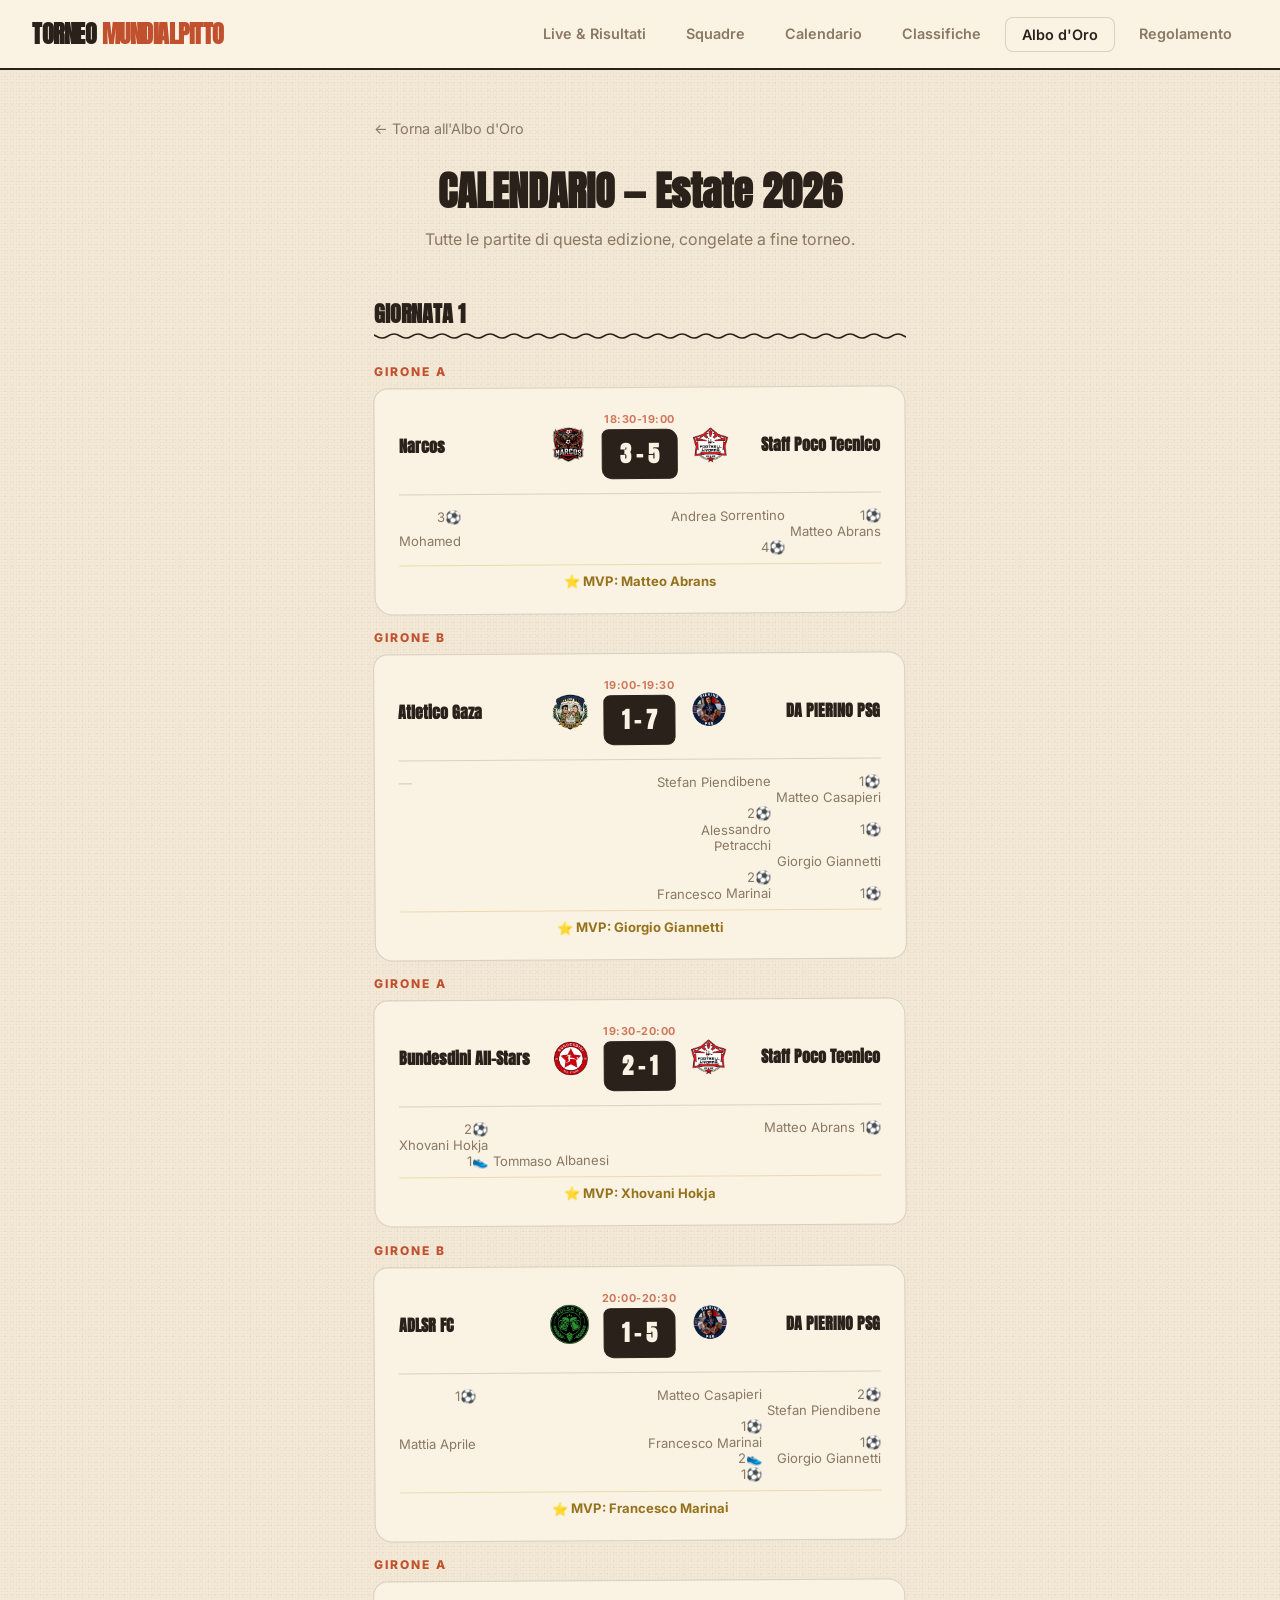
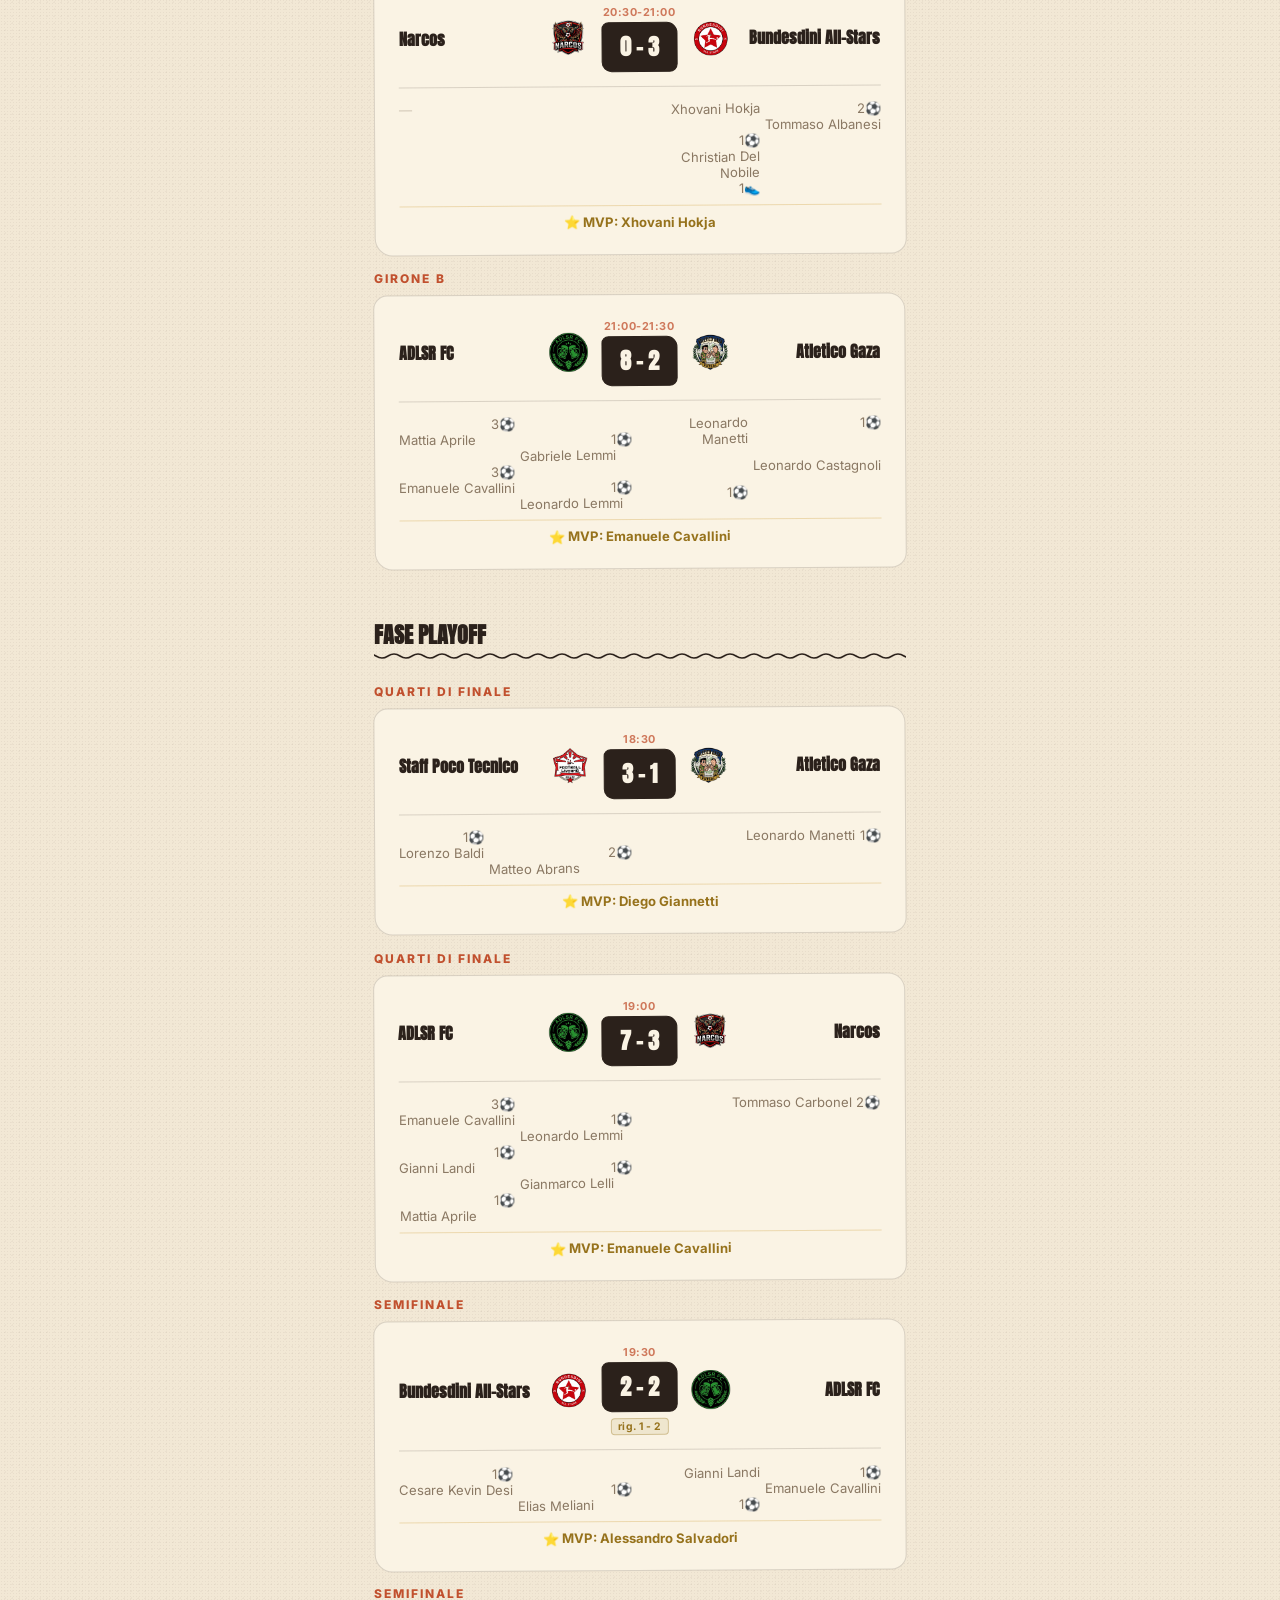
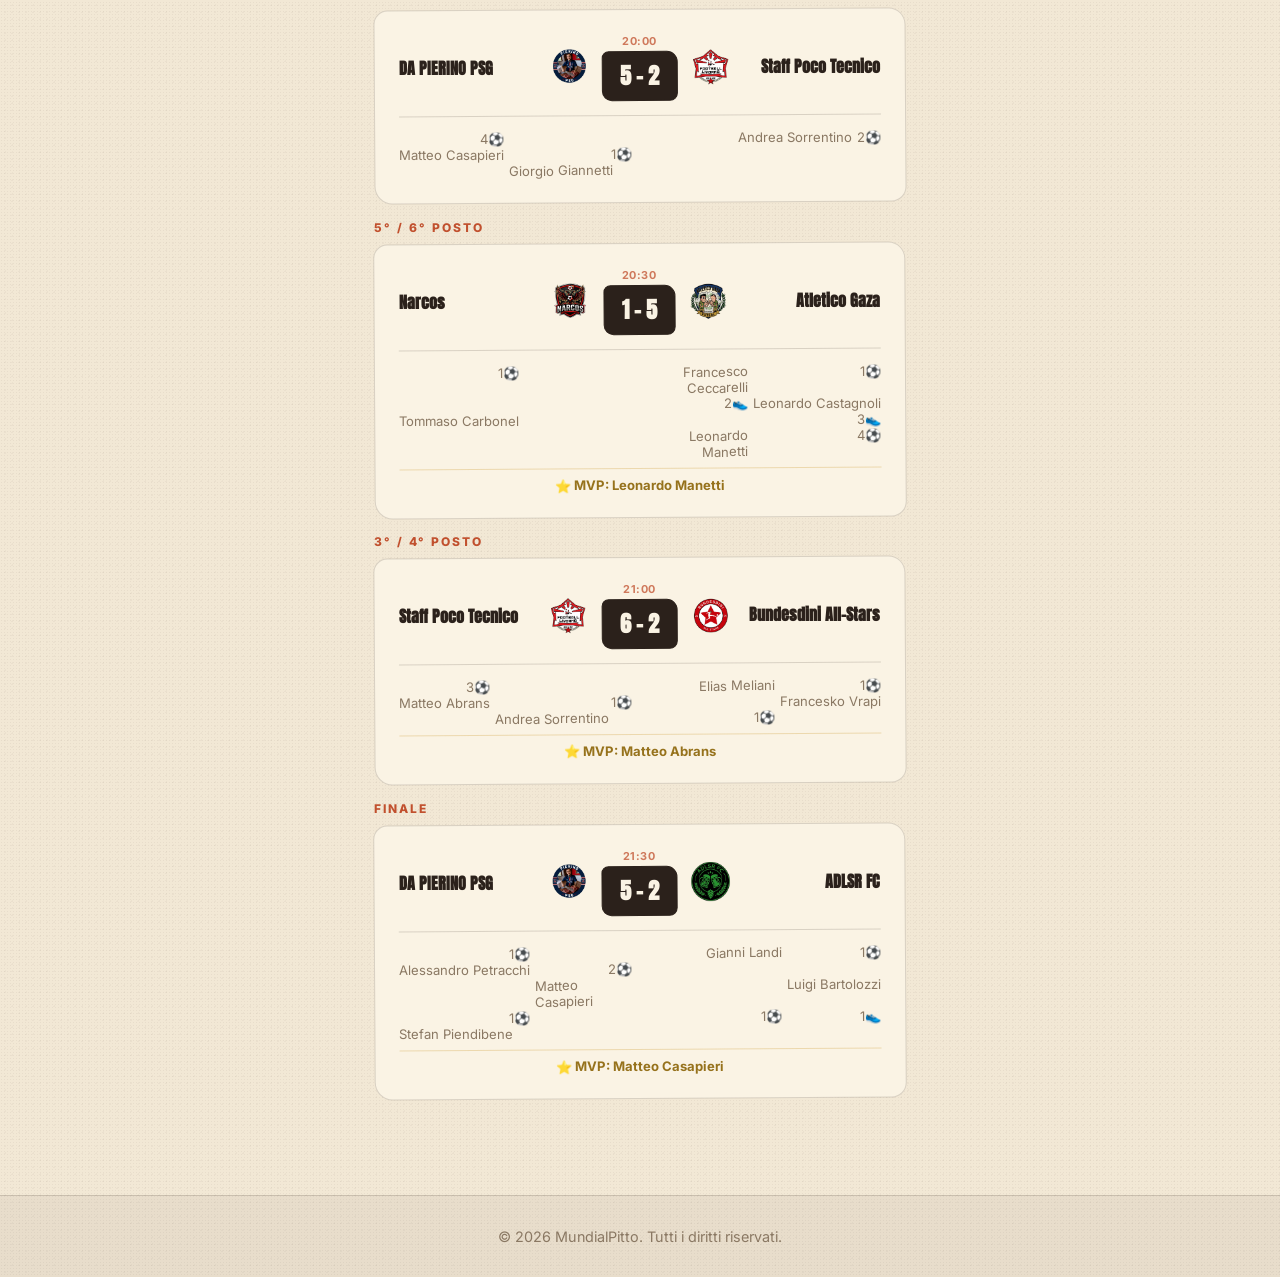
<file: calendario-archivio.html>
<!DOCTYPE html>
<html lang="it">
<head>
    <meta charset="UTF-8">
    <meta name="viewport" content="width=device-width, initial-scale=1.0">
    <meta name="description" content="Risultati live, squadre, calendario, classifiche e albo d'oro del torneo MundialPitto.">
    <meta name="theme-color" content="#f2e8d5">
    <meta property="og:type" content="website">
    <meta property="og:site_name" content="Torneo MundialPitto">
    <meta property="og:locale" content="it_IT">
    <meta property="og:title" content="Calendario Archivio - MundialPitto">
    <meta property="og:description" content="Risultati live, squadre, calendario, classifiche e albo d'oro del torneo MundialPitto.">
    <meta property="og:url" content="https://mundialpitto.vercel.app/calendario-archivio.html">
    <meta property="og:image" content="https://mundialpitto.vercel.app/og-image.png">
    <meta property="og:image:width" content="1200">
    <meta property="og:image:height" content="630">
    <meta name="twitter:card" content="summary_large_image">
    <meta name="twitter:image" content="https://mundialpitto.vercel.app/og-image.png">
    <link rel="icon" type="image/png" sizes="32x32" href="favicon-32.png">
    <link rel="apple-touch-icon" href="apple-touch-icon.png">
    <title>Calendario Archivio - MundialPitto</title>
    <link rel="preconnect" href="https://fonts.googleapis.com">
    <link rel="preconnect" href="https://fonts.gstatic.com" crossorigin>
    <link href="https://fonts.googleapis.com/css2?family=Inter:wght@400;600&family=Anton&family=Montserrat:ital,wght@0,800;0,900;1,900&display=swap" rel="stylesheet">
    <link rel="stylesheet" href="style.css" id="main-style">
</head>
<body>

    <nav>
        <a href="index.html" class="nav-brand">Torneo <span>MundialPitto</span></a>
        <div class="nav-links">
            <a href="index.html">Live &amp; Risultati</a>
            <a href="squadre.html">Squadre</a>
            <a href="calendario.html">Calendario</a>
            <a href="classifica.html">Classifiche</a>
            <a href="storico.html" class="active">Albo d'Oro</a>
            <a href="regolamento.html">Regolamento</a>
        </div>
    </nav>

    <div class="calendario-page-container">

        <a href="storico.html" class="archivio-back-link">&larr; Torna all'Albo d'Oro</a>

        <header class="page-header">
            <h1>CALENDARIO &mdash; <span id="ed-nome"></span></h1>
            <p>Tutte le partite di questa edizione, congelate a fine torneo.</p>
        </header>

        <div class="calendario-container"></div>
    </div>

    <footer>
        <p>&copy; 2026 MundialPitto. Tutti i diritti riservati.</p>
    </footer>

    <script src="archivio.js"></script>
    <script src="calendario-archivio.js"></script>
</body>
</html>
</file>
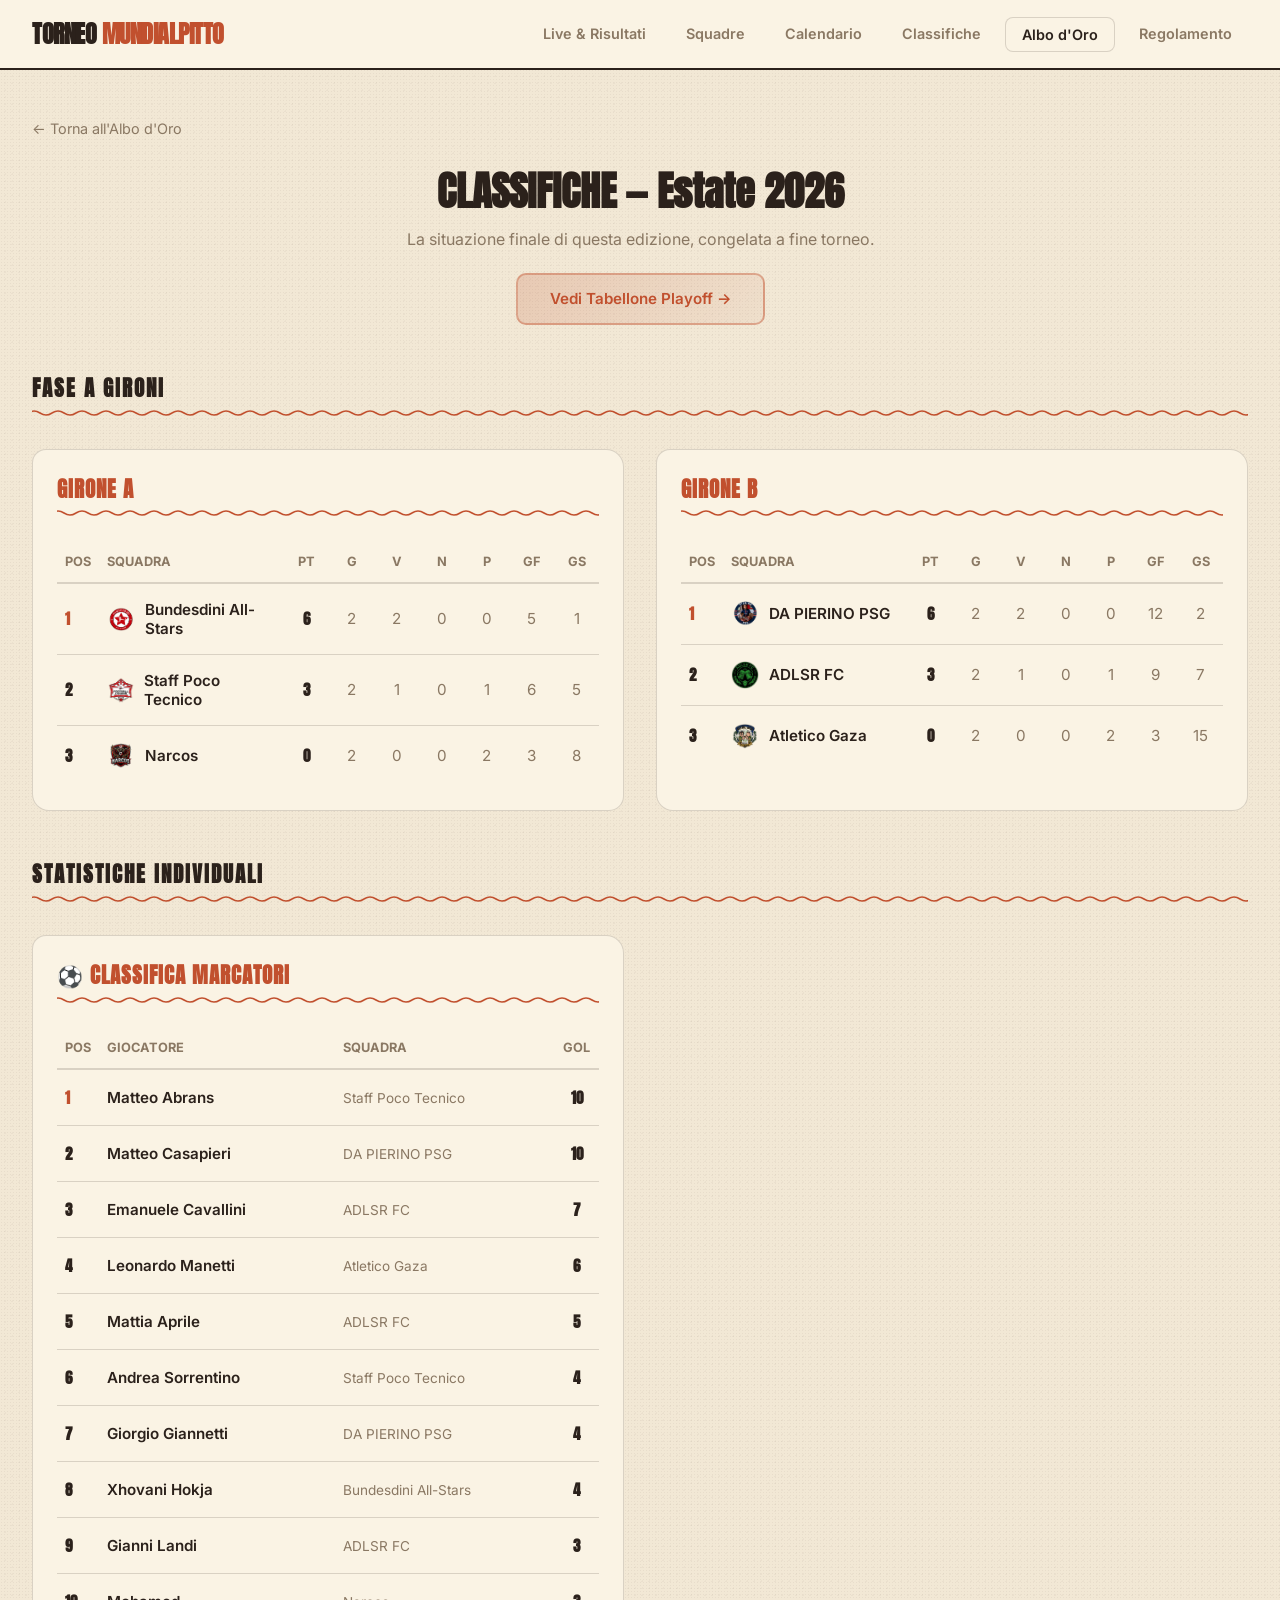
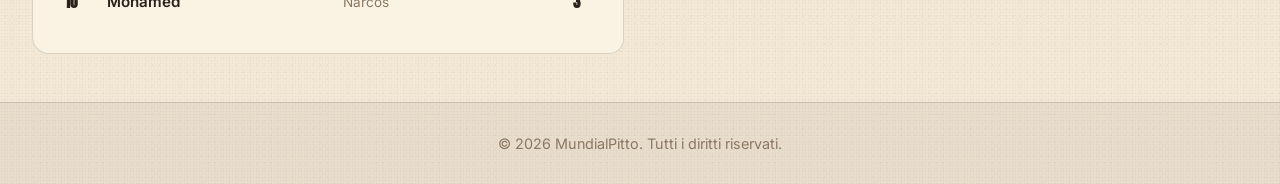
<file: classifica-archivio.html>
<!DOCTYPE html>
<html lang="it">
<head>
    <meta charset="UTF-8">
    <meta name="viewport" content="width=device-width, initial-scale=1.0">
    <meta name="description" content="Risultati live, squadre, calendario, classifiche e albo d'oro del torneo MundialPitto.">
    <meta name="theme-color" content="#f2e8d5">
    <meta property="og:type" content="website">
    <meta property="og:site_name" content="Torneo MundialPitto">
    <meta property="og:locale" content="it_IT">
    <meta property="og:title" content="Classifiche Archivio - MundialPitto">
    <meta property="og:description" content="Risultati live, squadre, calendario, classifiche e albo d'oro del torneo MundialPitto.">
    <meta property="og:image" content="https://mundialpitto.vercel.app/og-image.png">
    <meta property="og:image:width" content="1200">
    <meta property="og:image:height" content="630">
    <meta name="twitter:card" content="summary_large_image">
    <meta name="twitter:image" content="https://mundialpitto.vercel.app/og-image.png">
    <link rel="icon" type="image/png" sizes="32x32" href="favicon-32.png">
    <link rel="apple-touch-icon" href="apple-touch-icon.png">
    <title>Classifiche Archivio - MundialPitto</title>
    <link rel="preconnect" href="https://fonts.googleapis.com">
    <link rel="preconnect" href="https://fonts.gstatic.com" crossorigin>
    <link href="https://fonts.googleapis.com/css2?family=Inter:wght@400;600&family=Anton&family=Montserrat:ital,wght@0,800;0,900;1,900&display=swap" rel="stylesheet">
    <link rel="stylesheet" href="style.css" id="main-style">
</head>
<body>

    <nav>
        <a href="index.html" class="nav-brand">Torneo <span>MundialPitto</span></a>
        <div class="nav-links">
            <a href="index.html">Live &amp; Risultati</a>
            <a href="squadre.html">Squadre</a>
            <a href="calendario.html">Calendario</a>
            <a href="classifica.html">Classifiche</a>
            <a href="storico.html" class="active">Albo d'Oro</a>
            <a href="regolamento.html">Regolamento</a>
        </div>
    </nav>

    <div class="classifica-page-container">

        <a href="storico.html" class="archivio-back-link">&larr; Torna all'Albo d'Oro</a>

        <header class="page-header">
            <h1>CLASSIFICHE &mdash; <span id="ed-nome"></span></h1>
            <p>La situazione finale di questa edizione, congelata a fine torneo.</p>
            <a href="#" id="playoff-link" class="btn-playoff">Vedi Tabellone Playoff &rarr;</a>
        </header>

        <h2 class="classifica-section-label">FASE A GIRONI</h2>
        <div class="gironi-container"></div>

        <h2 class="classifica-section-label" style="margin-top:3rem;">STATISTICHE INDIVIDUALI</h2>
        <div class="gironi-container stats-container"></div>

    </div>

    <footer>
        <p>&copy; 2026 MundialPitto. Tutti i diritti riservati.</p>
    </footer>

    <script src="archivio.js"></script>
    <script src="classifica-archivio.js"></script>
</body>
</html>
</file>
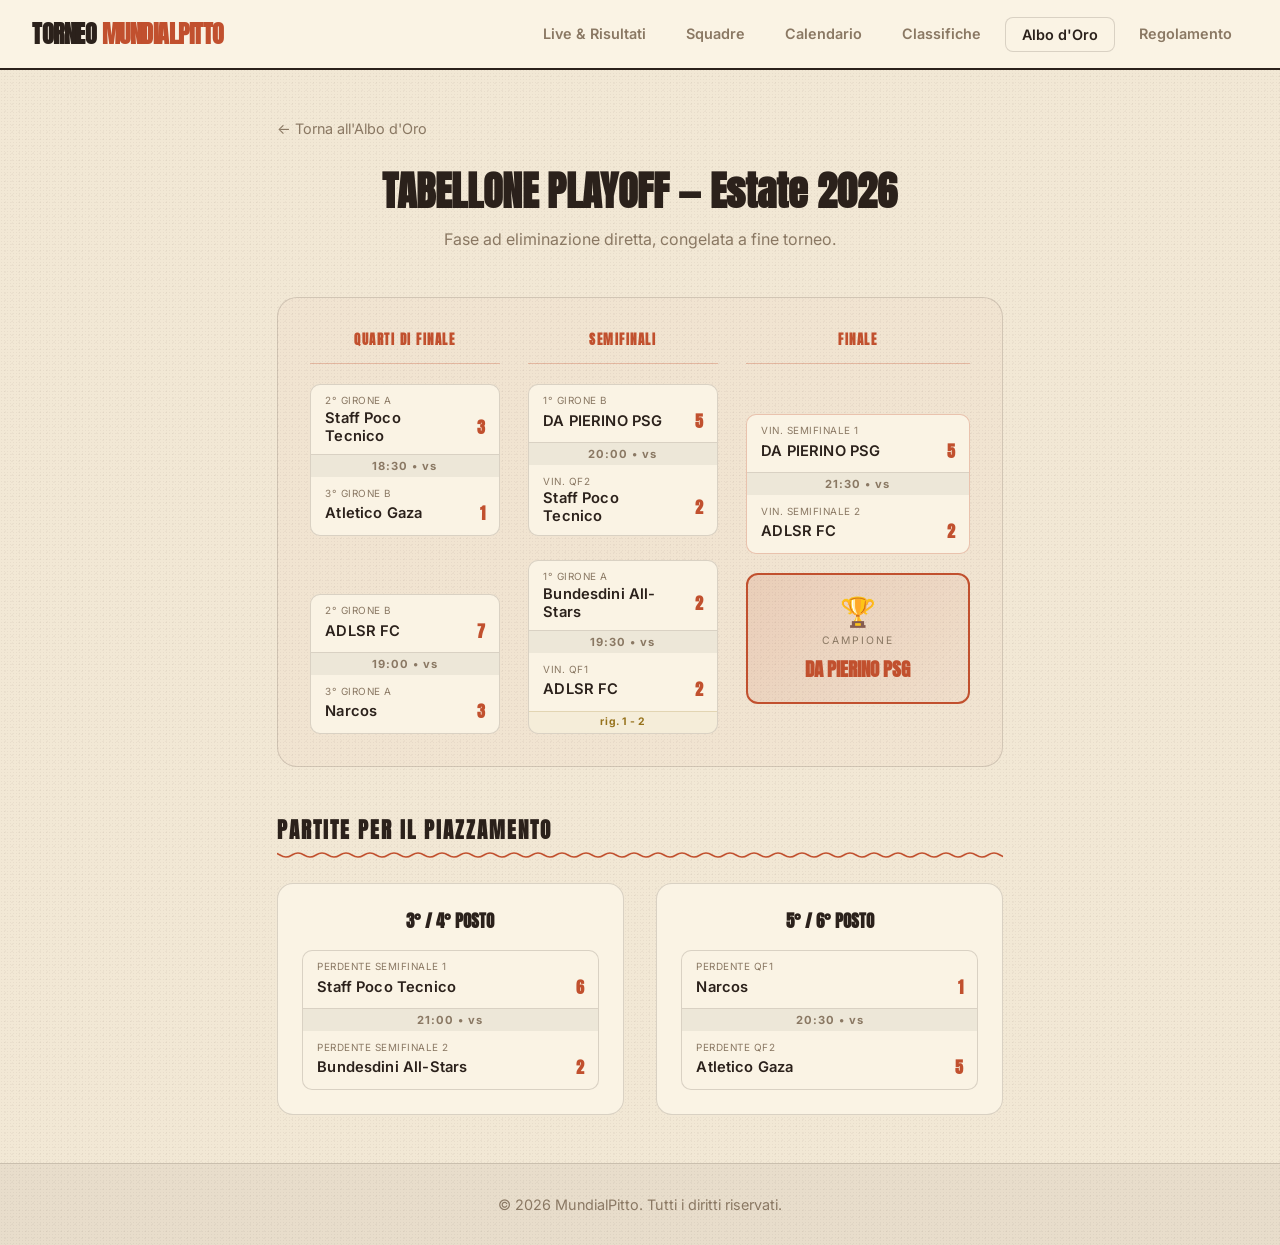
<file: playoff-archivio.html>
<!DOCTYPE html>
<html lang="it">
<head>
    <meta charset="UTF-8">
    <meta name="viewport" content="width=device-width, initial-scale=1.0">
    <meta name="description" content="Risultati live, squadre, calendario, classifiche e albo d'oro del torneo MundialPitto.">
    <meta name="theme-color" content="#f2e8d5">
    <meta property="og:type" content="website">
    <meta property="og:site_name" content="Torneo MundialPitto">
    <meta property="og:locale" content="it_IT">
    <meta property="og:title" content="Tabellone Playoff Archivio - MundialPitto">
    <meta property="og:description" content="Risultati live, squadre, calendario, classifiche e albo d'oro del torneo MundialPitto.">
    <meta property="og:image" content="https://mundialpitto.vercel.app/og-image.png">
    <meta property="og:image:width" content="1200">
    <meta property="og:image:height" content="630">
    <meta name="twitter:card" content="summary_large_image">
    <meta name="twitter:image" content="https://mundialpitto.vercel.app/og-image.png">
    <link rel="icon" type="image/png" sizes="32x32" href="favicon-32.png">
    <link rel="apple-touch-icon" href="apple-touch-icon.png">
    <title>Tabellone Playoff Archivio - MundialPitto</title>
    <link rel="preconnect" href="https://fonts.googleapis.com">
    <link rel="preconnect" href="https://fonts.gstatic.com" crossorigin>
    <link href="https://fonts.googleapis.com/css2?family=Inter:wght@400;600&family=Anton&family=Montserrat:ital,wght@0,800;0,900;1,900&display=swap" rel="stylesheet">
    <link rel="stylesheet" href="style.css" id="main-style">
</head>
<body>

    <nav>
        <a href="index.html" class="nav-brand">Torneo <span>MundialPitto</span></a>
        <div class="nav-links">
            <a href="index.html">Live &amp; Risultati</a>
            <a href="squadre.html">Squadre</a>
            <a href="calendario.html">Calendario</a>
            <a href="classifica.html">Classifiche</a>
            <a href="storico.html" class="active">Albo d'Oro</a>
            <a href="regolamento.html">Regolamento</a>
        </div>
    </nav>

    <div class="playoff-page-container">

        <a href="storico.html" class="archivio-back-link">&larr; Torna all'Albo d'Oro</a>

        <header class="page-header">
            <h1>TABELLONE PLAYOFF &mdash; <span id="ed-nome"></span></h1>
            <p>Fase ad eliminazione diretta, congelata a fine torneo.</p>
        </header>

        <!-- BRACKET PRINCIPALE -->
        <div class="bracket-wrapper">

            <!-- QUARTI DI FINALE -->
            <div class="bracket-col">
                <div class="bracket-col-title">QUARTI DI FINALE</div>

                <div class="bracket-match-block" id="qf2">
                    <div class="bracket-slot top">
                        <span class="bracket-seed">2&deg; Girone A</span>
                        <div class="bracket-team-row">
                            <span class="bracket-team" id="qf2-t1">&mdash;</span>
                            <span class="bracket-goals" id="qf2-g1">&mdash;</span>
                        </div>
                    </div>
                    <div class="bracket-vs" id="qf2-vs">vs</div>
                    <div class="bracket-slot bottom">
                        <span class="bracket-seed">3&deg; Girone B</span>
                        <div class="bracket-team-row">
                            <span class="bracket-team" id="qf2-t2">&mdash;</span>
                            <span class="bracket-goals" id="qf2-g2">&mdash;</span>
                        </div>
                    </div>
                    <div class="bracket-dcr" id="qf2-dcr"></div>
                </div>

                <div class="bracket-spacer"></div>

                <div class="bracket-match-block" id="qf1">
                    <div class="bracket-slot top">
                        <span class="bracket-seed">2&deg; Girone B</span>
                        <div class="bracket-team-row">
                            <span class="bracket-team" id="qf1-t1">&mdash;</span>
                            <span class="bracket-goals" id="qf1-g1">&mdash;</span>
                        </div>
                    </div>
                    <div class="bracket-vs" id="qf1-vs">vs</div>
                    <div class="bracket-slot bottom">
                        <span class="bracket-seed">3&deg; Girone A</span>
                        <div class="bracket-team-row">
                            <span class="bracket-team" id="qf1-t2">&mdash;</span>
                            <span class="bracket-goals" id="qf1-g2">&mdash;</span>
                        </div>
                    </div>
                    <div class="bracket-dcr" id="qf1-dcr"></div>
                </div>
            </div>

            <!-- CONNETTORI Q→SF -->
            <div class="bracket-connectors">
                <div class="bracket-col-title" style="visibility:hidden;pointer-events:none;"></div>
                <div class="connector top-conn"></div>
                <div class="connector bottom-conn"></div>
            </div>

            <!-- SEMIFINALI -->
            <div class="bracket-col">
                <div class="bracket-col-title">SEMIFINALI</div>

                <div class="bracket-match-block" id="sf1">
                    <div class="bracket-slot top">
                        <span class="bracket-seed">1&deg; Girone B</span>
                        <div class="bracket-team-row">
                            <span class="bracket-team" id="sf1-t1">&mdash;</span>
                            <span class="bracket-goals" id="sf1-g1">&mdash;</span>
                        </div>
                    </div>
                    <div class="bracket-vs" id="sf1-vs">vs</div>
                    <div class="bracket-slot bottom">
                        <span class="bracket-seed">Vin. QF2</span>
                        <div class="bracket-team-row">
                            <span class="bracket-team" id="sf1-t2">&mdash;</span>
                            <span class="bracket-goals" id="sf1-g2">&mdash;</span>
                        </div>
                    </div>
                    <div class="bracket-dcr" id="sf1-dcr"></div>
                </div>

                <div class="bracket-spacer"></div>

                <div class="bracket-match-block" id="sf2">
                    <div class="bracket-slot top">
                        <span class="bracket-seed">1&deg; Girone A</span>
                        <div class="bracket-team-row">
                            <span class="bracket-team" id="sf2-t1">&mdash;</span>
                            <span class="bracket-goals" id="sf2-g1">&mdash;</span>
                        </div>
                    </div>
                    <div class="bracket-vs" id="sf2-vs">vs</div>
                    <div class="bracket-slot bottom">
                        <span class="bracket-seed">Vin. QF1</span>
                        <div class="bracket-team-row">
                            <span class="bracket-team" id="sf2-t2">&mdash;</span>
                            <span class="bracket-goals" id="sf2-g2">&mdash;</span>
                        </div>
                    </div>
                    <div class="bracket-dcr" id="sf2-dcr"></div>
                </div>
            </div>

            <!-- CONNETTORI SF→F -->
            <div class="bracket-connectors">
                <div class="bracket-col-title" style="visibility:hidden;pointer-events:none;"></div>
                <div class="connector top-conn"></div>
                <div class="connector bottom-conn"></div>
            </div>

            <!-- FINALE + VINCITORE -->
            <div class="bracket-col bracket-col-finale">
                <div class="bracket-col-title">FINALE</div>
                <div class="finale-center-wrapper">
                    <div class="bracket-match-block finale-block" id="finale">
                        <div class="bracket-slot top">
                            <span class="bracket-seed">Vin. Semifinale 1</span>
                            <div class="bracket-team-row">
                                <span class="bracket-team" id="fin-t1">&mdash;</span>
                                <span class="bracket-goals" id="fin-g1">&mdash;</span>
                            </div>
                        </div>
                        <div class="bracket-vs" id="fin-vs">vs</div>
                        <div class="bracket-slot bottom">
                            <span class="bracket-seed">Vin. Semifinale 2</span>
                            <div class="bracket-team-row">
                                <span class="bracket-team" id="fin-t2">&mdash;</span>
                                <span class="bracket-goals" id="fin-g2">&mdash;</span>
                            </div>
                        </div>
                        <div class="bracket-dcr" id="fin-dcr"></div>
                    </div>

                    <div class="winner-trophy" id="winner-box">
                        <div class="trophy-icon">&#127942;</div>
                        <div class="trophy-label">CAMPIONE</div>
                        <div class="trophy-name" id="winner-name">&mdash;</div>
                    </div>
                </div>
            </div>

        </div>

        <!-- PARTITE PER IL PIAZZAMENTO -->
        <h2 class="classifica-section-label" style="margin-top:3rem;">PARTITE PER IL PIAZZAMENTO</h2>
        <div class="placement-grid">

            <div class="placement-card">
                <div class="placement-title">3&deg; / 4&deg; POSTO</div>
                <div class="bracket-match-block" id="p34">
                    <div class="bracket-slot top">
                        <span class="bracket-seed">Perdente Semifinale 1</span>
                        <div class="bracket-team-row">
                            <span class="bracket-team" id="p34-t1">&mdash;</span>
                            <span class="bracket-goals" id="p34-g1">&mdash;</span>
                        </div>
                    </div>
                    <div class="bracket-vs" id="p34-vs">vs</div>
                    <div class="bracket-slot bottom">
                        <span class="bracket-seed">Perdente Semifinale 2</span>
                        <div class="bracket-team-row">
                            <span class="bracket-team" id="p34-t2">&mdash;</span>
                            <span class="bracket-goals" id="p34-g2">&mdash;</span>
                        </div>
                    </div>
                    <div class="bracket-dcr" id="p34-dcr"></div>
                </div>
            </div>

            <div class="placement-card">
                <div class="placement-title">5&deg; / 6&deg; POSTO</div>
                <div class="bracket-match-block" id="p56">
                    <div class="bracket-slot top">
                        <span class="bracket-seed">Perdente QF1</span>
                        <div class="bracket-team-row">
                            <span class="bracket-team" id="p56-t1">&mdash;</span>
                            <span class="bracket-goals" id="p56-g1">&mdash;</span>
                        </div>
                    </div>
                    <div class="bracket-vs" id="p56-vs">vs</div>
                    <div class="bracket-slot bottom">
                        <span class="bracket-seed">Perdente QF2</span>
                        <div class="bracket-team-row">
                            <span class="bracket-team" id="p56-t2">&mdash;</span>
                            <span class="bracket-goals" id="p56-g2">&mdash;</span>
                        </div>
                    </div>
                    <div class="bracket-dcr" id="p56-dcr"></div>
                </div>
            </div>

        </div>

    </div>

    <footer>
        <p>&copy; 2026 MundialPitto. Tutti i diritti riservati.</p>
    </footer>

    <script src="archivio.js"></script>
    <script src="playoff-archivio.js"></script>
</body>
</html>
</file>
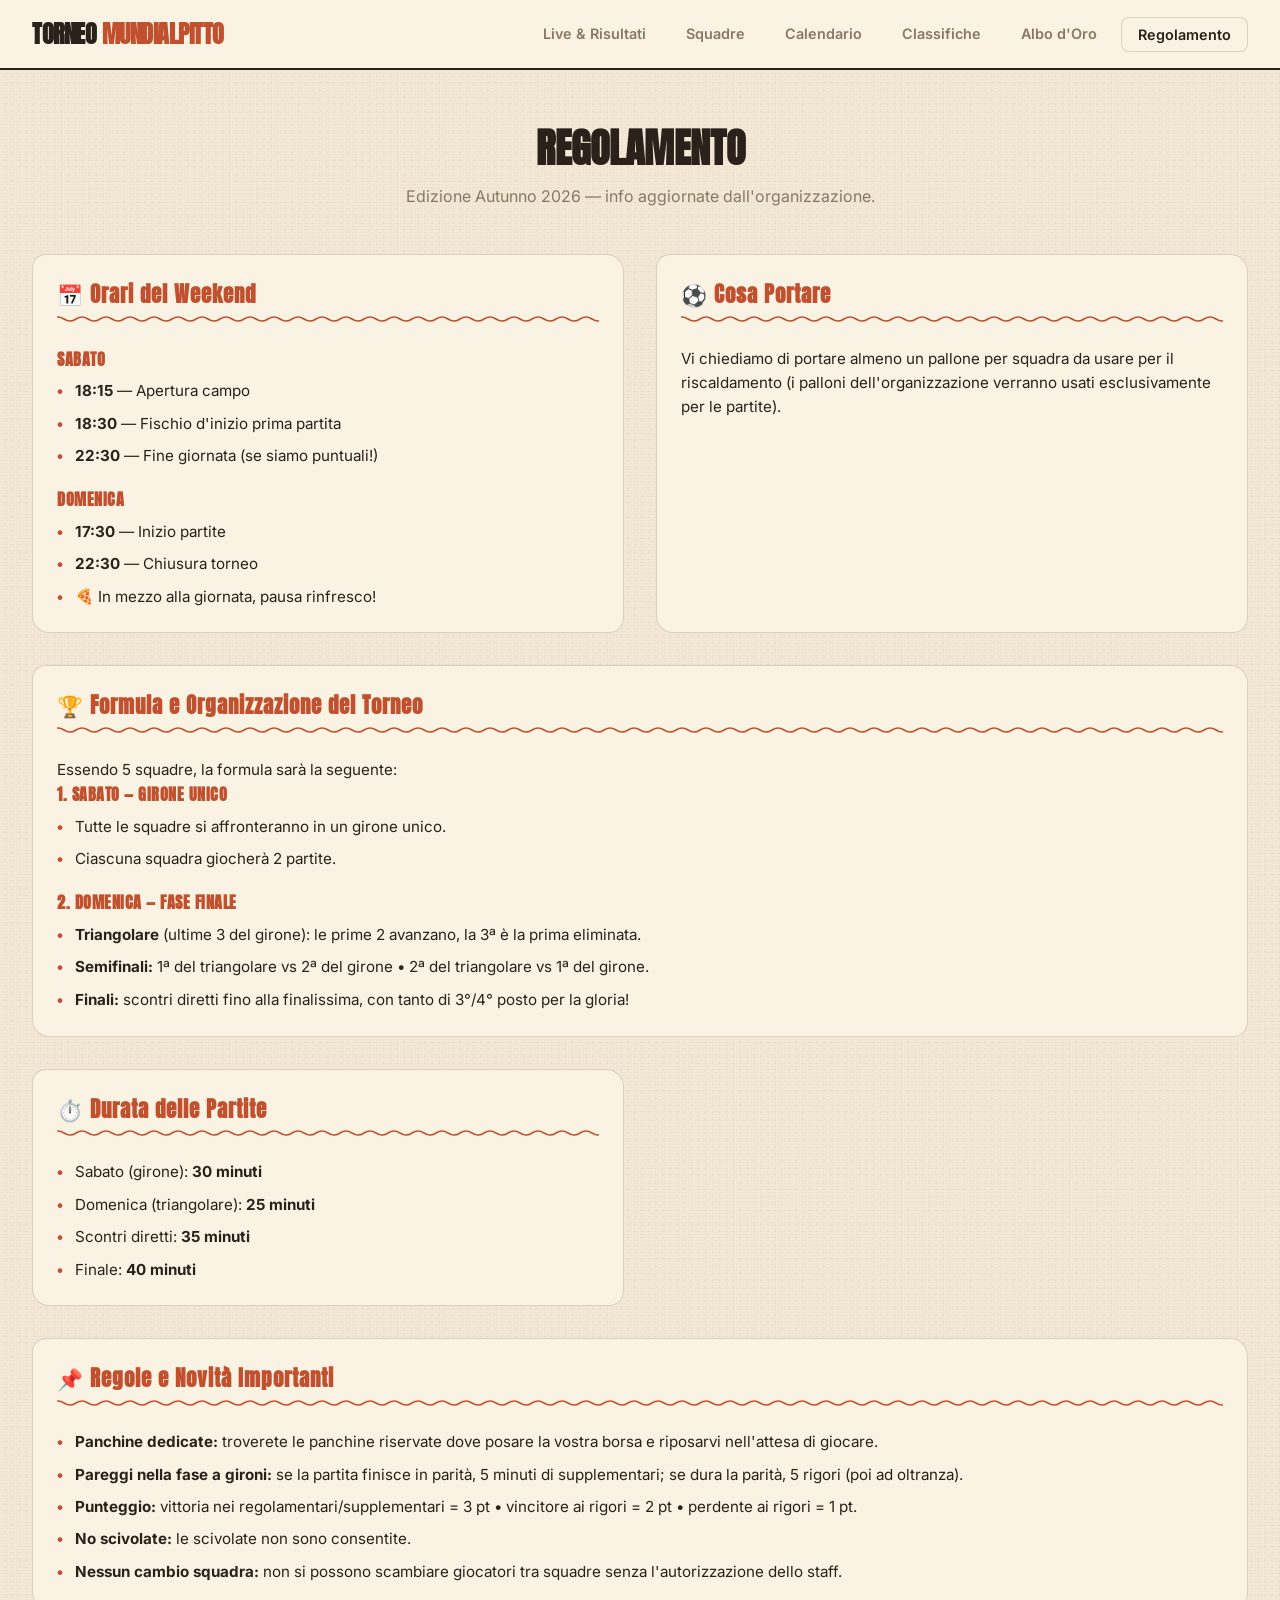
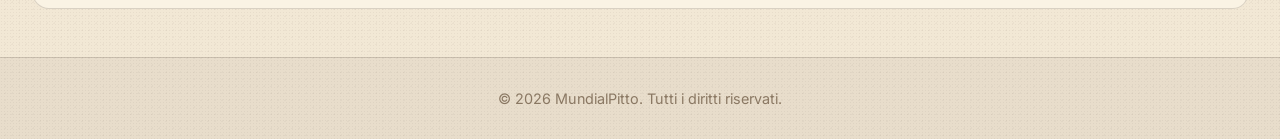
<file: regolamento.html>
<!DOCTYPE html>
<html lang="it">
<head>
    <meta charset="UTF-8">
    <meta name="viewport" content="width=device-width, initial-scale=1.0">
    <meta name="description" content="Orari, formula del torneo e regolamento del MundialPitto.">
    <meta name="theme-color" content="#f2e8d5">
    <meta property="og:type" content="website">
    <meta property="og:site_name" content="Torneo MundialPitto">
    <meta property="og:locale" content="it_IT">
    <meta property="og:title" content="Regolamento - MundialPitto">
    <meta property="og:description" content="Orari, formula del torneo e regolamento del MundialPitto.">
    <meta property="og:url" content="https://mundialpitto.vercel.app/regolamento.html">
    <meta property="og:image" content="https://mundialpitto.vercel.app/og-image.png">
    <meta property="og:image:width" content="1200">
    <meta property="og:image:height" content="630">
    <meta name="twitter:card" content="summary_large_image">
    <meta name="twitter:image" content="https://mundialpitto.vercel.app/og-image.png">
    <link rel="icon" type="image/png" sizes="32x32" href="favicon-32.png">
    <link rel="apple-touch-icon" href="apple-touch-icon.png">
    <title>Regolamento - MundialPitto</title>
    <link rel="preconnect" href="https://fonts.googleapis.com">
    <link rel="preconnect" href="https://fonts.gstatic.com" crossorigin>
    <link href="https://fonts.googleapis.com/css2?family=Inter:wght@400;600&family=Anton&family=Montserrat:ital,wght@0,800;0,900;1,900&display=swap" rel="stylesheet">
    <link rel="stylesheet" href="style.css" id="main-style">
</head>
<body>

    <nav>
        <a href="index.html" class="nav-brand">Torneo <span>MundialPitto</span></a>
        <div class="nav-links">
            <a href="index.html">Live &amp; Risultati</a>
            <a href="squadre.html">Squadre</a>
            <a href="calendario.html">Calendario</a>
            <a href="classifica.html">Classifiche</a>
            <a href="storico.html">Albo d'Oro</a>
            <a href="regolamento.html" class="active">Regolamento</a>
        </div>
    </nav>

    <div class="classifica-page-container">

        <header class="page-header">
            <h1>REGOLAMENTO</h1>
            <p>Edizione Autunno 2026 &mdash; info aggiornate dall'organizzazione.</p>
        </header>

        <div class="regolamento-grid">

            <div class="girone-card">
                <h2 class="girone-title">&#128197; Orari del Weekend</h2>
                <div class="reg-day">
                    <h3>Sabato</h3>
                    <ul class="reg-list">
                        <li><strong>18:15</strong> &mdash; Apertura campo</li>
                        <li><strong>18:30</strong> &mdash; Fischio d'inizio prima partita</li>
                        <li><strong>22:30</strong> &mdash; Fine giornata (se siamo puntuali!)</li>
                    </ul>
                </div>
                <div class="reg-day">
                    <h3>Domenica</h3>
                    <ul class="reg-list">
                        <li><strong>17:30</strong> &mdash; Inizio partite</li>
                        <li><strong>22:30</strong> &mdash; Chiusura torneo</li>
                        <li>&#127829; In mezzo alla giornata, pausa rinfresco!</li>
                    </ul>
                </div>
            </div>

            <div class="girone-card">
                <h2 class="girone-title">&#9917; Cosa Portare</h2>
                <p class="reg-text">Vi chiediamo di portare almeno un pallone per squadra da usare per il riscaldamento (i palloni dell'organizzazione verranno usati esclusivamente per le partite).</p>
            </div>

            <div class="girone-card reg-wide">
                <h2 class="girone-title">&#127942; Formula e Organizzazione del Torneo</h2>
                <p class="reg-text">Essendo 5 squadre, la formula sarà la seguente:</p>
                <div class="reg-day">
                    <h3>1. Sabato &mdash; Girone Unico</h3>
                    <ul class="reg-list">
                        <li>Tutte le squadre si affronteranno in un girone unico.</li>
                        <li>Ciascuna squadra giocherà 2 partite.</li>
                    </ul>
                </div>
                <div class="reg-day">
                    <h3>2. Domenica &mdash; Fase Finale</h3>
                    <ul class="reg-list">
                        <li><strong>Triangolare</strong> (ultime 3 del girone): le prime 2 avanzano, la 3&ordf; è la prima eliminata.</li>
                        <li><strong>Semifinali:</strong> 1&ordf; del triangolare vs 2&ordf; del girone &bull; 2&ordf; del triangolare vs 1&ordf; del girone.</li>
                        <li><strong>Finali:</strong> scontri diretti fino alla finalissima, con tanto di 3&deg;/4&deg; posto per la gloria!</li>
                    </ul>
                </div>
            </div>

            <div class="girone-card">
                <h2 class="girone-title">&#9201;&#65039; Durata delle Partite</h2>
                <ul class="reg-list">
                    <li>Sabato (girone): <strong>30 minuti</strong></li>
                    <li>Domenica (triangolare): <strong>25 minuti</strong></li>
                    <li>Scontri diretti: <strong>35 minuti</strong></li>
                    <li>Finale: <strong>40 minuti</strong></li>
                </ul>
            </div>

            <div class="girone-card reg-wide">
                <h2 class="girone-title">&#128204; Regole e Novità Importanti</h2>
                <ul class="reg-list">
                    <li><strong>Panchine dedicate:</strong> troverete le panchine riservate dove posare la vostra borsa e riposarvi nell'attesa di giocare.</li>
                    <li><strong>Pareggi nella fase a gironi:</strong> se la partita finisce in parità, 5 minuti di supplementari; se dura la parità, 5 rigori (poi ad oltranza).</li>
                    <li><strong>Punteggio:</strong> vittoria nei regolamentari/supplementari = 3 pt &bull; vincitore ai rigori = 2 pt &bull; perdente ai rigori = 1 pt.</li>
                    <li><strong>No scivolate:</strong> le scivolate non sono consentite.</li>
                    <li><strong>Nessun cambio squadra:</strong> non si possono scambiare giocatori tra squadre senza l'autorizzazione dello staff.</li>
                </ul>
            </div>

        </div>

    </div>

    <footer>
        <p>&copy; 2026 MundialPitto. Tutti i diritti riservati.</p>
    </footer>
</body>
</html>
</file>
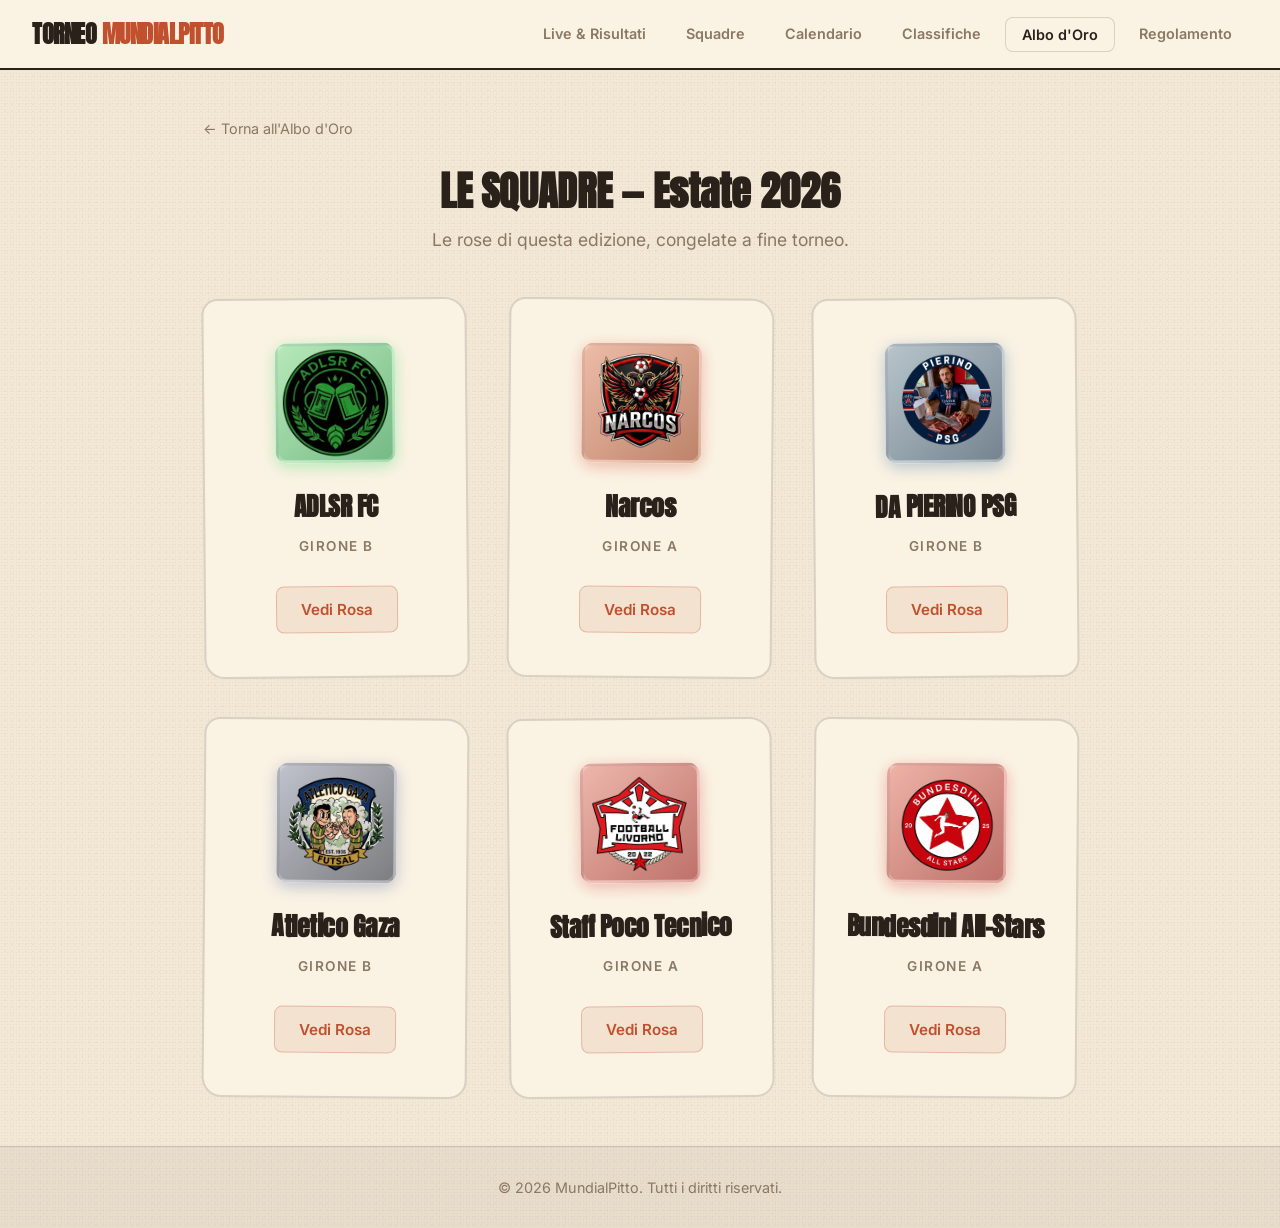
<file: squadre-archivio.html>
<!DOCTYPE html>
<html lang="it">
<head>
    <meta charset="UTF-8">
    <meta name="viewport" content="width=device-width, initial-scale=1.0">
    <meta name="description" content="Risultati live, squadre, calendario, classifiche e albo d'oro del torneo MundialPitto.">
    <meta name="theme-color" content="#f2e8d5">
    <meta property="og:type" content="website">
    <meta property="og:site_name" content="Torneo MundialPitto">
    <meta property="og:locale" content="it_IT">
    <meta property="og:title" content="Squadre Archivio - MundialPitto">
    <meta property="og:description" content="Risultati live, squadre, calendario, classifiche e albo d'oro del torneo MundialPitto.">
    <meta property="og:url" content="https://mundialpitto.vercel.app/squadre-archivio.html">
    <meta property="og:image" content="https://mundialpitto.vercel.app/og-image.png">
    <meta property="og:image:width" content="1200">
    <meta property="og:image:height" content="630">
    <meta name="twitter:card" content="summary_large_image">
    <meta name="twitter:image" content="https://mundialpitto.vercel.app/og-image.png">
    <link rel="icon" type="image/png" sizes="32x32" href="favicon-32.png">
    <link rel="apple-touch-icon" href="apple-touch-icon.png">
    <title>Squadre Archivio - MundialPitto</title>
    <link rel="preconnect" href="https://fonts.googleapis.com">
    <link rel="preconnect" href="https://fonts.gstatic.com" crossorigin>
    <link href="https://fonts.googleapis.com/css2?family=Inter:wght@400;600&family=Anton&family=Montserrat:ital,wght@0,800;0,900;1,900&display=swap" rel="stylesheet">
    <link rel="stylesheet" href="style.css" id="main-style">
</head>
<body>

    <nav>
        <a href="index.html" class="nav-brand">Torneo <span>MundialPitto</span></a>
        <div class="nav-links">
            <a href="index.html">Live &amp; Risultati</a>
            <a href="squadre.html">Squadre</a>
            <a href="calendario.html">Calendario</a>
            <a href="classifica.html">Classifiche</a>
            <a href="storico.html" class="active">Albo d'Oro</a>
            <a href="regolamento.html">Regolamento</a>
        </div>
    </nav>

    <div class="squadre-container">

        <a href="storico.html" class="archivio-back-link">&larr; Torna all'Albo d'Oro</a>

        <header class="squadre-header">
            <h1>LE SQUADRE &mdash; <span id="ed-nome"></span></h1>
            <p>Le rose di questa edizione, congelate a fine torneo.</p>
        </header>

        <div class="teams-grid" id="teams-grid"></div>
    </div>

    <footer>
        <p>&copy; 2026 MundialPitto. Tutti i diritti riservati.</p>
    </footer>

    <script src="archivio.js"></script>
    <script src="squadre-archivio.js"></script>
</body>
</html>
</file>
<file: style.css>
:root {
    --bg-body: #f2e8d5;
    --bg-card: #faf3e4;
    --bg-card-hover: #f1e4c9;
    --ink: #2b211b;
    --accent: #c1502e;
    --accent-dark: #96391f;
    --senape: #c99a2e;
    --senape-dark: #96721c;
    --text-main: var(--ink);
    --text-muted: #8a7863;
    --border: rgba(43, 33, 27, 0.16);
}

* { box-sizing: border-box; }

html {
    scroll-behavior: smooth;
}

body {
    background-color: var(--bg-body);
    background-image:
        radial-gradient(rgba(43, 33, 27, 0.05) 1px, transparent 1px),
        radial-gradient(rgba(43, 33, 27, 0.04) 1px, transparent 1px);
    background-size: 3px 3px, 7px 7px;
    background-position: 0 0, 2px 3px;
    color: var(--text-main);
    font-family: 'Inter', sans-serif;
    margin: 0;
    padding: 0;
    min-height: 100vh;
    display: flex;
    flex-direction: column;
    overflow-x: hidden;
}

/* NAVBAR: carta piena, niente vetro/sfocatura */
nav {
    display: flex;
    justify-content: space-between;
    align-items: center;
    padding: 1rem 2rem;
    position: sticky;
    top: 0;
    background: var(--bg-card);
    z-index: 100;
    border-bottom: 2px solid var(--ink);
}

.nav-brand {
    font-family: 'Anton', sans-serif;
    font-size: 1.5rem;
    font-weight: 900;
    color: var(--text-main);
    text-transform: uppercase;
    text-decoration: none;
    letter-spacing: -0.5px;
    flex: 1;
}
.nav-brand span { color: var(--accent); }

.nav-links { 
    display: flex; 
    gap: 0.5rem;
    justify-content: center;
    flex: 0;
    white-space: nowrap;
}
.nav-links a {
    color: var(--text-muted);
    text-decoration: none;
    font-weight: 600;
    font-size: 0.9rem;
    padding: 0.5rem 1rem;
    border-radius: 8px;
    transition: all 0.2s;
}
.nav-links a:hover, .nav-links a.active {
    color: var(--text-main);
    background: var(--bg-card);
    border: 1px solid var(--border);
}

.nav-spacer { flex: 1; display: flex; justify-content: flex-end; align-items: center; }

.theme-toggle-btn {
    font: inherit;
    cursor: pointer;
    white-space: nowrap;
}

/* GRIGLIA E CONTENITORI GENERALI */
.master-container {
    max-width: 1600px; margin: 2rem auto; padding: 0 2rem;
    display: grid; grid-template-columns: 2fr 1fr; gap: 2.5rem;
}

/* TITOLO SEZIONE HOME */
.section-title {
    font-family: 'Anton', sans-serif;
    font-size: 1.1rem;
    font-weight: 900;
    color: var(--text-main);
    letter-spacing: 1px;
    margin-top: 0;
    margin-bottom: 1.5rem;
    text-transform: uppercase;
    display: flex;
    align-items: center;
    gap: 0.5rem;
}
.section-title .dot { color: var(--accent); }

/* MATCH CARDS AGGIORNATE (HOME & CALENDARIO) */
.match-card {
    background: var(--bg-card); border: 1px solid var(--border);
    border-radius: 14px 17px 15px 18px; padding: 1.5rem; margin-bottom: 1rem;
    display: block; text-decoration: none; color: inherit;
    transition: transform 0.2s, border-color 0.2s;
}
.match-card:nth-child(odd) { transform: rotate(-0.35deg); }
.match-card:nth-child(even) { transform: rotate(0.3deg); }
.match-card:hover {
    transform: translateY(-3px) rotate(0deg); border-color: rgba(193, 80, 46, 0.5);
}
/* Layout simmetrico: griglia 3 colonne — squadra | score-center | squadra */
.match-row {
    display: grid;
    grid-template-columns: 1fr auto 1fr;
    align-items: center;
    gap: 0.75rem;
}
.team { display: flex; align-items: center; gap: 0.75rem; min-width: 0; }
/* .team.away non usa row-reverse: il badge è il primo figlio HTML
   quindi è sempre adiacente al score-center, indipendentemente dalla lunghezza del nome */
.team-name {
    font-family: 'Anton', sans-serif;
    font-weight: 800;
    font-size: 1rem;
    flex: 1;
    min-width: 0;
    word-break: break-word;
}
.team.away .team-name { text-align: right; }

/* Centro: orario sopra + score sotto */
.score-center {
    display: flex;
    flex-direction: column;
    align-items: center;
    gap: 0.2rem;
    flex-shrink: 0;
}

.match-time-label {
    font-size: 0.68rem;
    font-weight: 700;
    color: var(--accent);
    opacity: 0.75;
    letter-spacing: 0.5px;
    white-space: nowrap;
}

/* Riga marcatori sotto la card */
.match-scorers-row {
    display: flex;
    justify-content: space-between;
    gap: 1rem;
    margin-top: 0.9rem;
    padding-top: 0.9rem;
    border-top: 1px solid var(--border);
    font-size: 0.82rem;
    color: var(--text-muted);
}
.scorers-col { flex: 1; min-width: 0; display: grid; grid-template-columns: max-content 1fr; column-gap: 0.3rem; align-items: baseline; }
.scorers-col.right { grid-template-columns: 1fr max-content; }
.scorer-g, .scorer-a { white-space: nowrap; text-align: right; }
.scorers-col.right .scorer-name { text-align: right; }
.no-scorer { opacity: 0.35; grid-column: 1 / -1; }

/* Crests / Scudetti quadrati */
.team-badge {
    background: rgba(43, 33, 27, 0.06);
    border: 1px solid var(--border);
    border-radius: 8px;
    width: 42px;
    height: 42px;
    display: flex;
    align-items: center;
    justify-content: center;
    font-family: 'Anton', sans-serif;
    font-weight: 900;
    font-size: 0.85rem;
    color: var(--ink);
}

/* Timbro punteggio, stile marcatore a inchiostro */
.score-pill {
    background: var(--ink);
    color: var(--bg-card);
    border: 1.5px solid var(--ink);
    box-shadow: none;
    padding: 0.45rem 1.1rem;
    border-radius: 7px 11px 8px 10px;
    font-family: 'Anton', sans-serif;
    font-weight: 900;
    font-size: 1.4rem;
}


/* WIDGET SIDEBAR */
.stats-widget {
    background: var(--bg-card); border: 1px solid var(--border);
    border-radius: 16px; padding: 1.5rem; position: relative;
}
.widget-header {
    display: flex; justify-content: space-between; align-items: center;
    margin-bottom: 1.5rem; border-bottom: 1px solid var(--border); padding-bottom: 1rem;
}
.widget-title {
    font-family: 'Anton', sans-serif; font-size: 1.05rem; font-weight: 800; margin: 0; text-align: center; flex: 1;
}

.stat-item {
    display: flex; align-items: center; justify-content: space-between;
    padding: 0.8rem 0; border-bottom: 1px solid var(--border);
}
.pos-number { font-family: 'Anton', sans-serif; font-weight: 900; width: 20px; color: var(--text-muted); }
.p-name { font-weight: 600; font-size: 0.95rem; display: block; }
.p-team { font-size: 0.75rem; color: var(--text-muted); text-transform: uppercase;}
.stat-value { font-family: 'Anton', sans-serif; font-weight: 900; font-size: 1.1rem; background: rgba(43, 33, 27, 0.08); color: var(--ink); padding: 0.2rem 0.6rem; border-radius: 6px; }

.btn-vedi-tutti {
    display: block; text-align: center; margin-top: 1.5rem; padding: 0.8rem;
    background: rgba(193, 80, 46, 0.1); color: var(--accent);
    text-decoration: none; font-weight: 600; border-radius: 8px; border: 1px solid rgba(0,255,136,0.2);
}

/* GRIGLIA CLASSIFICA (DUE GIRONI) */
.gironi-container {
    display: grid;
    grid-template-columns: repeat(2, 1fr);
    gap: 2rem;
    margin-top: 2rem;
}

@media (max-width: 900px) {
    .gironi-container {
        grid-template-columns: 1fr;
    }
}
.girone-card {
    background: var(--bg-card); border: 1px solid var(--border); border-radius: 14px 18px 15px 17px; padding: 1.5rem;
}
.girone-title {
    font-family: 'Anton', sans-serif; font-weight: 900; font-size: 1.3rem; color: var(--accent);
    margin-top: 0; margin-bottom: 1.5rem; padding-bottom: 0.8rem; letter-spacing: 1px;
    background-image: url("data:image/svg+xml,%3Csvg xmlns='http://www.w3.org/2000/svg' width='24' height='8' viewBox='0 0 24 8'%3E%3Cpath d='M0 4 Q6 0 12 4 T24 4' stroke='%23c1502e' stroke-width='1.6' fill='none' stroke-linecap='round'/%3E%3C/svg%3E");
    background-repeat: repeat-x;
    background-position: bottom;
    background-size: 24px 8px;
}
.classifica-table { width: 100%; border-collapse: collapse; text-align: left; }
.classifica-table th {
    color: var(--text-muted); font-size: 0.8rem; font-weight: 700; text-transform: uppercase; padding: 0.8rem 0.5rem; border-bottom: 2px solid var(--border);
}
.classifica-table td { padding: 1rem 0.5rem; border-bottom: 1px solid var(--border); font-size: 0.95rem; }
.classifica-table tr:last-child td { border-bottom: none; }
.classifica-table .col-pos { width: 40px; font-weight: 900; font-family: 'Anton', sans-serif; }
.classifica-table .col-team { font-weight: 600; }
.classifica-table .col-highlight { font-weight: 900; color: var(--text-main); font-family: 'Anton', sans-serif;}
.classifica-table .col-data { text-align: center; color: var(--text-muted); width: 45px; }
.classifica-table tr:nth-child(1) .col-pos { color: var(--accent); }

/* PAGE CONTAINERS */
.calendario-page-container,
.classifica-page-container {
    max-width: 1600px;
    margin: 3rem auto;
    padding: 0 2rem;
}

.page-header {
    text-align: center;
    margin-bottom: 3rem;
}

.page-header h1 {
    font-family: 'Anton', sans-serif;
    font-size: 2.5rem;
    font-weight: 900;
    margin: 0 0 0.5rem 0;
    color: var(--text-main);
}

.page-header p {
    color: var(--text-muted);
    margin: 0;
}

.btn-playoff {
    display: inline-block;
    background: linear-gradient(135deg, rgba(193, 80, 46, 0.2) 0%, rgba(193, 80, 46, 0.05) 100%);
    color: var(--accent);
    text-decoration: none;
    padding: 0.9rem 2rem;
    border: 2px solid rgba(193, 80, 46, 0.4);
    border-radius: 10px;
    font-weight: 600;
    font-size: 0.95rem;
    transition: all 0.3s;
    margin-top: 1.5rem;
    display: inline-block;
}

.btn-playoff:hover {
    background: linear-gradient(135deg, rgba(193, 80, 46, 0.3) 0%, rgba(193, 80, 46, 0.1) 100%);
    border-color: var(--accent);
    box-shadow: none;
    transform: translateY(-2px);
}

/* STRUTTURA CALENDARIO */
.calendario-container { max-width: 900px; margin: 0 auto; }
.giornata-box { margin-bottom: 3rem; }
.giornata-header {
    display: flex; justify-content: space-between; align-items: center;
    padding-bottom: 0.6rem; margin-bottom: 1.5rem;
    background-image: url("data:image/svg+xml,%3Csvg xmlns='http://www.w3.org/2000/svg' width='24' height='8' viewBox='0 0 24 8'%3E%3Cpath d='M0 4 Q6 0 12 4 T24 4' stroke='%232b211b' stroke-width='1.6' fill='none' stroke-linecap='round'/%3E%3C/svg%3E");
    background-repeat: repeat-x;
    background-position: bottom;
    background-size: 24px 8px;
}
.giornata-header h2 { font-family: 'Anton', sans-serif; font-weight: 900; font-size: 1.4rem; margin: 0; }
.giornata-header .riposo-tag {
    font-size: 0.8rem; background: rgba(43, 33, 27, 0.06); padding: 0.3rem 0.8rem; border-radius: 20px; color: var(--text-muted); border: 1px solid var(--border);
}
.cal-girone-divider {
    font-size: 0.75rem; color: var(--accent); font-weight: 800; text-transform: uppercase; letter-spacing: 2px; margin: 1rem 0 0.5rem 0;
}

.giornata-box-footer {
    text-align: center;
    margin-top: 2rem;
    padding-top: 2rem;
    border-top: 1px solid var(--border);
}

.btn-go-playoff {
    display: inline-block;
    background: linear-gradient(135deg, rgba(193, 80, 46, 0.2) 0%, rgba(193, 80, 46, 0.05) 100%);
    color: var(--accent);
    text-decoration: none;
    padding: 1rem 2rem;
    border: 2px solid rgba(193, 80, 46, 0.4);
    border-radius: 10px;
    font-weight: 600;
    font-size: 1rem;
    transition: all 0.3s;
}

.btn-go-playoff:hover {
    background: linear-gradient(135deg, rgba(193, 80, 46, 0.3) 0%, rgba(193, 80, 46, 0.1) 100%);
    border-color: var(--accent);
    box-shadow: none;
    transform: translateY(-2px);
}

/* PAGINA PARTITA */
.partita-container {
    max-width: 1000px;
    margin: 2rem auto;
    padding: 0 1.5rem;
}

.partita-header {
    text-align: center;
    margin-bottom: 2rem;
}

.partita-header h1 {
    font-family: 'Anton', sans-serif;
    font-size: 2rem;
    font-weight: 900;
    margin: 0 0 0.5rem 0;
    color: var(--text-main);
}

.score-highlight {
    color: var(--accent);
}

.girone-info {
    color: var(--text-muted);
    margin: 0;
    font-size: 0.95rem;
}

/* PAGINA PARTITA - TERRENO DI GIOCO */
.pitch-container {
    background: linear-gradient(135deg, #1a4d2e 0%, #2d6a4f 100%);
    border: 3px solid var(--accent);
    border-radius: 12px;
    aspect-ratio: 2 / 1;
    position: relative;
    margin: 2.5rem 0;
    overflow: hidden;
    box-shadow: none;
}

.pitch-line {
    position: absolute;
    background: rgba(255, 255, 255, 0.2);
}

.pitch-center {
    width: 2px;
    height: 100%;
    left: 50%;
    top: 0;
    transform: translateX(-50%);
}

.pitch-circle {
    width: 120px;
    height: 120px;
    border: 2px solid rgba(255, 255, 255, 0.25);
    border-radius: 50%;
    top: 50%;
    left: 50%;
    transform: translate(-50%, -50%);
}

.pitch-area-left {
    width: 80px;
    height: 150px;
    border: 2px solid rgba(255, 255, 255, 0.25);
    left: 0;
    top: 50%;
    transform: translateY(-50%);
}

.pitch-area-right {
    width: 80px;
    height: 150px;
    border: 2px solid rgba(255, 255, 255, 0.25);
    right: 0;
    top: 50%;
    transform: translateY(-50%);
}

.player-dot {
    position: absolute;
    width: 40px;
    height: 40px;
    border-radius: 50%;
    display: flex;
    align-items: center;
    justify-content: center;
    font-weight: 900;
    font-size: 0.9rem;
    font-family: 'Anton', sans-serif;
    border: 2px solid rgba(255, 255, 255, 0.3);
    cursor: pointer;
    transition: all 0.2s;
}

.team1-dot {
    background: rgba(74, 144, 226, 0.8);
    color: #fff;
}

.team1-dot:hover {
    background: rgba(74, 144, 226, 1);
    box-shadow: 0 0 20px rgba(74, 144, 226, 0.6);
    transform: scale(1.15);
}

.team2-dot {
    background: rgba(239, 68, 68, 0.8);
    color: #fff;
}

.team2-dot:hover {
    background: rgba(239, 68, 68, 1);
    box-shadow: 0 0 20px rgba(239, 68, 68, 0.6);
    transform: scale(1.15);
}

/* DETTAGLI PARTITA */
.match-details-grid {
    display: grid;
    grid-template-columns: 1fr 1fr;
    gap: 2rem;
    margin-top: 2.5rem;
}

.team-list {
    background: var(--bg-card);
    border: 1px solid var(--border);
    border-radius: 12px;
    padding: 1.5rem;
}

.team-list h3 {
    font-family: 'Anton', sans-serif;
    font-size: 1.1rem;
    font-weight: 900;
    margin-top: 0;
    margin-bottom: 1.5rem;
    color: var(--text-main);
    border-bottom: 2px solid var(--accent);
    padding-bottom: 0.8rem;
}

.players-table {
    display: grid;
    grid-template-columns: 1fr max-content;
    column-gap: 0.5rem;
}
.player-row { display: contents; }
.pr-name, .pr-g {
    padding: 0.8rem 0;
    align-self: center;
    font-size: 0.95rem;
}
.pr-name { font-weight: 600; }
.pr-g { white-space: nowrap; text-align: right; font-size: 0.82rem; color: var(--accent); font-weight: 700; }
.player-sep { grid-column: 1 / -1; height: 1px; background: var(--border); }

.player-mvp-tag, .player-card-tag { font-size: 0.88rem; margin-left: 0.25rem; }

/* MVP box in partita.html */
.mvp-box {
    background: linear-gradient(135deg, rgba(201,154,46,0.18) 0%, rgba(201,154,46,0.06) 100%);
    border: 2px solid rgba(201,154,46,0.55);
    border-radius: 10px 14px 11px 13px;
    padding: 1rem 1.5rem;
    text-align: center;
    margin: 1.5rem 0;
    color: var(--senape-dark);
    font-family: 'Anton', sans-serif;
    font-weight: 800;
    font-size: 1.1rem;
    letter-spacing: 1px;
}
.mvp-box .mvp-label {
    display: block;
    font-size: 0.7rem;
    letter-spacing: 3px;
    text-transform: uppercase;
    opacity: 0.75;
    margin-bottom: 0.4rem;
}

/* MVP row in match cards */
.mvp-card-row {
    text-align: center;
    font-size: 0.82rem;
    color: var(--senape-dark);
    font-weight: 700;
    margin-top: 0.5rem;
    padding-top: 0.5rem;
    border-top: 1px solid rgba(201,154,46,0.3);
}

/* Riga cartellini nelle card partita */
.cards-row {
    display: flex;
    flex-wrap: wrap;
    justify-content: center;
    gap: 0.4rem;
    margin-top: 0.5rem;
    padding-top: 0.5rem;
    border-top: 1px solid rgba(201,154,46,0.3);
}

.card-chip {
    display: inline-flex;
    align-items: center;
    gap: 0.3rem;
    font-size: 0.78rem;
    font-weight: 600;
    padding: 0.15rem 0.5rem;
    border-radius: 20px;
}

.card-chip-giallo {
    background: rgba(230, 184, 0, 0.18);
    color: #7a5c00;
}

.card-chip-rosso {
    background: rgba(200, 40, 40, 0.15);
    color: #8c1f1f;
}

/* Mini pitch for admin formation editor */
.mini-pitch {
    position: relative;
    width: 100%;
    aspect-ratio: 2 / 1;
    background: linear-gradient(135deg, #1a4a1a 0%, #2d5a27 100%);
    border: 2px solid rgba(255,255,255,0.25);
    border-radius: 8px;
    overflow: hidden;
    user-select: none;
    touch-action: none;
}
.mini-pitch::before {
    content: '';
    position: absolute;
    top: 0; bottom: 0; left: 50%;
    width: 1px;
    background: rgba(255,255,255,0.25);
}
.form-dot {
    position: absolute;
    width: 26px;
    height: 26px;
    border-radius: 50%;
    display: flex;
    align-items: center;
    justify-content: center;
    font-size: 0.5rem;
    font-weight: 900;
    font-family: 'Anton', sans-serif;
    cursor: grab;
    user-select: none;
    border: 2px solid rgba(255,255,255,0.7);
    z-index: 10;
    touch-action: none;
    box-shadow: 0 2px 6px rgba(0,0,0,0.4);
}
.form-dot.team1-dot { background: rgba(0,200,100,0.85); color: #fff; }
.form-dot.team2-dot { background: rgba(220,60,60,0.85); color: #fff; }
.form-dot:active { cursor: grabbing; }

/* PAGINA SQUADRE */
.squadre-container {
    max-width: 1600px;
    margin: 3rem auto;
    padding: 0 2rem;
}

.squadre-header {
    text-align: center;
    margin-bottom: 3rem;
}

.squadre-header h1 {
    font-family: 'Anton', sans-serif;
    font-size: 2.5rem;
    font-weight: 900;
    margin: 0 0 0.5rem 0;
    color: var(--text-main);
}

.squadre-header p {
    color: var(--text-muted);
    font-size: 1.1rem;
    margin: 0;
}

.teams-grid {
    display: grid;
    grid-template-columns: repeat(auto-fit, minmax(320px, 1fr));
    gap: 2.5rem;
    margin-top: 2rem;
}

@media (min-width: 1200px) {
    .teams-grid {
        grid-template-columns: repeat(3, 1fr);
    }
}

.team-showcase-card {
    background: var(--bg-card);
    border: 2px solid var(--border);
    border-radius: 16px 22px 18px 20px;
    padding: 2.5rem 2rem;
    text-align: center;
    cursor: pointer;
    transition: all 0.3s ease;
    position: relative;
    overflow: hidden;
    display: flex;
    flex-direction: column;
    align-items: center;
    justify-content: center;
    min-height: 380px;
}

.team-showcase-card:nth-child(odd) { transform: rotate(-0.5deg); }
.team-showcase-card:nth-child(even) { transform: rotate(0.45deg); }

.team-showcase-card::before {
    content: '';
    position: absolute;
    top: 0;
    left: 0;
    right: 0;
    height: 5px;
    background: linear-gradient(90deg, var(--accent), transparent);
    opacity: 0;
    transition: opacity 0.3s ease;
}

.team-showcase-card:hover {
    transform: translateY(-10px) rotate(0deg);
    border-color: var(--accent);
    box-shadow: 0 16px 34px rgba(43, 33, 27, 0.18);
}

.team-showcase-card:hover::before {
    opacity: 1;
}

.team-showcase-card:hover .showcase-crest {
    transform: scale(1.15) rotateZ(5deg);
}

.showcase-crest {
    width: 120px;
    height: 120px;
    margin: 0 auto 1.5rem;
    background: linear-gradient(135deg, #00cc44 0%, #008833 100%);
    border-radius: 12px;
    display: flex;
    align-items: center;
    justify-content: center;
    font-family: 'Anton', sans-serif;
    font-size: 2rem;
    font-weight: 900;
    color: #fff;
    border: 3px solid rgba(255, 255, 255, 0.2);
    transition: all 0.3s ease;
    box-shadow: 0 4px 15px rgba(0, 204, 68, 0.2);
}

/* ADLSR - Verde */
.team-showcase-card:nth-child(1) .showcase-crest {
    background: linear-gradient(135deg, #00cc44 0%, #008833 100%);
    box-shadow: 0 4px 15px rgba(0, 204, 68, 0.2);
}

/* Narcos - Rosso/Dorato */
.team-showcase-card:nth-child(2) .showcase-crest {
    background: linear-gradient(135deg, #cc2200 0%, #882200 100%);
    box-shadow: 0 4px 15px rgba(204, 34, 0, 0.2);
}

/* DA PIERINO PSG - Blu */
.team-showcase-card:nth-child(3) .showcase-crest {
    background: linear-gradient(135deg, #004488 0%, #002244 100%);
    box-shadow: 0 4px 15px rgba(0, 68, 136, 0.2);
}

/* Atletico Gaza - Blu Scuro */
.team-showcase-card:nth-child(4) .showcase-crest {
    background: linear-gradient(135deg, #1e3a8a 0%, #0f172a 100%);
    box-shadow: 0 4px 15px rgba(30, 58, 138, 0.2);
}

/* BUNDESDINI - Rosso */
.team-showcase-card:nth-child(5) .showcase-crest {
    background: linear-gradient(135deg, #cc0000 0%, #880000 100%);
    box-shadow: 0 4px 15px rgba(204, 0, 0, 0.2);
}

.team-showcase-card:hover .showcase-crest {
    transform: scale(1.1);
    box-shadow: 0 8px 20px rgba(193, 80, 46, 0.3);
}

.showcase-name {
    font-family: 'Anton', sans-serif;
    font-size: 1.6rem;
    font-weight: 900;
    color: var(--text-main);
    margin-bottom: 0.8rem;
    letter-spacing: -0.5px;
}

.showcase-group {
    color: var(--text-muted);
    font-size: 0.85rem;
    text-transform: uppercase;
    letter-spacing: 1.5px;
    margin-bottom: 2rem;
    font-weight: 600;
}

.btn-roster {
    display: inline-block;
    background: rgba(193, 80, 46, 0.1);
    color: var(--accent);
    text-decoration: none;
    padding: 0.8rem 1.5rem;
    border: 1px solid rgba(193, 80, 46, 0.3);
    border-radius: 8px;
    font-weight: 600;
    font-size: 0.95rem;
    transition: all 0.2s;
}

.btn-roster:hover {
    background: rgba(193, 80, 46, 0.2);
    border-color: var(--accent);
    box-shadow: none;
    transform: translateY(-2px);
}

/* PAGINA DETTAGLIO SQUADRA */
.squadra-detail-container {
    max-width: 1600px;
    margin: 0 auto;
    padding: 0 2rem;
    flex: 1;
}

.squadra-hero {
    background: linear-gradient(135deg, rgba(193, 80, 46, 0.12) 0%, rgba(201, 154, 46, 0.12) 100%);
    border: 2px solid var(--border);
    border-radius: 20px;
    padding: 3rem 2rem;
    text-align: center;
    margin: 2rem 0 3rem 0;
    position: relative;
    overflow: hidden;
}

.squadra-hero::before {
    content: '';
    position: absolute;
    top: -50%;
    right: -50%;
    width: 400px;
    height: 400px;
    background: radial-gradient(circle, rgba(193, 80, 46, 0.1) 0%, transparent 70%);
    pointer-events: none;
}

.hero-content {
    position: relative;
    z-index: 1;
}

.hero-badge {
    width: 140px;
    height: 140px;
    margin: 0 auto 2rem;
    border-radius: 16px;
    display: flex;
    align-items: center;
    justify-content: center;
    font-family: 'Anton', sans-serif;
    font-size: 2.2rem;
    font-weight: 900;
    color: #fff;
    border: 3px solid var(--accent);
    box-shadow: none;
}

.squadra-hero h1 {
    font-family: 'Anton', sans-serif;
    font-size: 3rem;
    font-weight: 900;
    margin: 0 0 0.5rem 0;
    color: var(--text-main);
}

.hero-girone {
    color: var(--text-muted);
    font-size: 1rem;
    text-transform: uppercase;
    letter-spacing: 2px;
    margin: 0 0 1.5rem 0;
}

.btn-back {
    display: inline-block;
    background: rgba(193, 80, 46, 0.1);
    color: var(--accent);
    text-decoration: none;
    padding: 0.8rem 1.5rem;
    border: 1px solid rgba(193, 80, 46, 0.3);
    border-radius: 8px;
    font-weight: 600;
    transition: all 0.2s;
}

.btn-back:hover {
    background: rgba(193, 80, 46, 0.2);
    border-color: var(--accent);
    transform: translateX(-4px);
}

/* INFO GRID */
.squadra-info-grid {
    display: grid;
    grid-template-columns: repeat(auto-fit, minmax(280px, 1fr));
    gap: 2.5rem;
    margin-bottom: 3rem;
}

@media (min-width: 1024px) {
    .squadra-info-grid {
        grid-template-columns: repeat(2, 1fr);
    }
}

.info-card {
    background: var(--bg-card);
    border: 1px solid var(--border);
    border-radius: 13px 17px 14px 18px;
    padding: 2rem;
}

.info-card h3 {
    font-family: 'Anton', sans-serif;
    font-size: 1.1rem;
    font-weight: 900;
    color: var(--accent);
    text-transform: uppercase;
    letter-spacing: 1.5px;
    margin: 0 0 1.5rem 0;
    border-bottom: 2px solid rgba(193, 80, 46, 0.3);
    padding-bottom: 1rem;
}

.dirigenza-item {
    display: flex;
    justify-content: space-between;
    align-items: center;
    padding: 0.8rem 0;
    border-bottom: 1px solid var(--border);
}

.dirigenza-item:last-child {
    border-bottom: none;
}

.dirigenza-item .ruolo {
    color: var(--text-muted);
    font-size: 0.9rem;
}

.dirigenza-item .nome {
    font-weight: 600;
    color: var(--text-main);
}

.stat-row {
    display: flex;
    justify-content: space-between;
    align-items: center;
    padding: 0.8rem 0;
    border-bottom: 1px solid var(--border);
}

.stat-row:last-child {
    border-bottom: none;
}

.stat-row .value {
    font-family: 'Anton', sans-serif;
    font-size: 1.3rem;
    font-weight: 900;
    color: var(--accent);
}

/* ROSA DELLA SQUADRA */
.roster-section {
    margin-bottom: 4rem;
}

.section-heading {
    font-family: 'Anton', sans-serif;
    font-size: 1.3rem;
    font-weight: 900;
    color: var(--text-main);
    text-transform: uppercase;
    letter-spacing: 1px;
    margin: 0 0 2rem 0;
    padding-bottom: 1rem;
    border-bottom: 2px solid var(--accent);
}

.roster-grid {
    display: grid;
    grid-template-columns: repeat(auto-fill, minmax(280px, 1fr));
    gap: 2rem;
}

@media (min-width: 1400px) {
    .roster-grid {
        grid-template-columns: repeat(4, 1fr);
    }
}

.player-card {
    background: var(--bg-card);
    border: 2px solid var(--border);
    border-radius: 13px 17px 14px 18px;
    padding: 2rem;
    display: flex;
    flex-direction: column;
    align-items: center;
    gap: 1.5rem;
    transition: all 0.3s;
    cursor: pointer;
    text-align: center;
}

.player-card:hover {
    background: var(--bg-card-hover);
    border-color: var(--accent);
    transform: translateY(-8px);
    box-shadow: 0 12px 30px rgba(193, 80, 46, 0.2);
}

.player-number {
    background: linear-gradient(135deg, rgba(193, 80, 46, 0.2) 0%, rgba(193, 80, 46, 0.05) 100%);
    border: 2px solid rgba(193, 80, 46, 0.4);
    width: 80px;
    height: 80px;
    border-radius: 12px;
    display: flex;
    align-items: center;
    justify-content: center;
    font-family: 'Anton', sans-serif;
    font-size: 2.2rem;
    font-weight: 900;
    color: var(--accent);
    flex-shrink: 0;
}

.player-info {
    width: 100%;
    display: flex;
    flex-direction: column;
    align-items: center;
    justify-content: center;
}

.player-name {
    font-weight: 700;
    font-size: 1.1rem;
    color: var(--text-main);
    display: flex;
    align-items: center;
    justify-content: center;
    gap: 0.5rem;
    margin-bottom: 0.5rem;
}

.player-card:has(.player-number) {
    flex-direction: row;
    text-align: left;
}

.player-card:has(.player-number) .player-info {
    align-items: flex-start;
    justify-content: flex-start;
}

.captain-badge {
    background: rgba(193, 80, 46, 0.25);
    border: 1.5px solid var(--accent);
    color: var(--accent);
    padding: 0.2rem 0.6rem;
    border-radius: 6px;
    font-size: 0.8rem;
    font-weight: 900;
}

.roster-empty {
    grid-column: 1 / -1;
    text-align: center;
    padding: 3rem;
    color: var(--text-muted);
    font-style: italic;
}

/* PAGINA PLAYOFF */

.finale {
    grid-column: 2 / 4;
    justify-self: center;
}

.vincitore {
    grid-column: 1 / -1;
    justify-self: center;
    align-self: center;
}

.vincitore h3 {
    font-size: 1.5rem;
    margin-bottom: 1.5rem;
}

.winner-box {
    background: linear-gradient(135deg, rgba(193, 80, 46, 0.2) 0%, rgba(193, 80, 46, 0.05) 100%);
    border: 3px solid var(--accent);
    border-radius: 16px;
    padding: 2rem;
    text-align: center;
    box-shadow: none;
}

.winner-name {
    font-family: 'Anton', sans-serif;
    font-size: 2rem;
    font-weight: 900;
    color: var(--accent);
    text-transform: uppercase;
    letter-spacing: 1px;
}

@media (max-width: 768px) {
    .finale {
        grid-column: 1 / -1;
    }

    .vincitore {
        grid-column: 1 / -1;
    }
}

/* MESSAGGIO NESSUN RISULTATO */
.no-results-msg {
    text-align: center;
    padding: 3rem 1.5rem;
    background: var(--bg-card);
    border: 1px solid var(--border);
    border-radius: 16px;
    margin-top: 1rem;
}
.no-results-icon { font-size: 2.5rem; margin-bottom: 0.8rem; }
.no-results-title { font-family: 'Anton', sans-serif; font-weight: 900; font-size: 1.2rem; margin: 0 0 0.4rem; }
.no-results-sub { color: var(--text-muted); font-size: 0.95rem; margin: 0; }

/* RESPONSIVE */
@media (max-width: 1000px) {
    .master-container { grid-template-columns: 1fr; }
}

@media (max-width: 850px) {
    nav { flex-direction: column; gap: 0.75rem; text-align: center; padding: 0.75rem 1rem; }
    .nav-brand, .nav-spacer { flex: none; }
    .nav-spacer { justify-content: center; width: 100%; }
    .nav-links { flex-wrap: wrap; justify-content: center; }
    .nav-links a { font-size: 0.82rem; }
    .match-details-grid { grid-template-columns: 1fr; }
    .teams-grid { grid-template-columns: 1fr; }
}

/* FOOTER */
footer {
    background: rgba(43, 33, 27, 0.05);
    border-top: 1px solid var(--border);
    padding: 2rem 1.5rem;
    margin-top: auto;
    text-align: center;
    width: 100%;
}

footer p {
    color: var(--text-muted);
    margin: 0;
    font-size: 0.9rem;
}

main, .master-container, .squadra-detail-container, .squadre-container, .calendario-page-container, .classifica-page-container, .partita-container {
    flex: 1;
}

/* ANIMAZIONI */
@keyframes fadeIn {
    from {
        opacity: 0;
        transform: translateY(10px);
    }
    to {
        opacity: 1;
        transform: translateY(0);
    }
}

.match-card, .team-showcase-card, .player-card, .girone-card, .team-list, .info-card {
    animation: fadeIn 0.5s ease-out;
}

.match-card:nth-child(1) { animation-delay: 0.1s; }
.match-card:nth-child(2) { animation-delay: 0.2s; }
.team-showcase-card:nth-child(1) { animation-delay: 0.1s; }
.team-showcase-card:nth-child(2) { animation-delay: 0.2s; }
.team-showcase-card:nth-child(3) { animation-delay: 0.3s; }
.team-showcase-card:nth-child(4) { animation-delay: 0.4s; }
.team-showcase-card:nth-child(5) { animation-delay: 0.5s; }
.team-showcase-card:nth-child(6) { animation-delay: 0.6s; }

/* BREADCRUMB */
.breadcrumb {
    display: flex;
    align-items: center;
    gap: 0.5rem;
    margin-bottom: 2rem;
    font-size: 0.9rem;
}

.breadcrumb a {
    color: var(--accent);
    text-decoration: none;
    transition: color 0.2s;
}

.breadcrumb a:hover {
    color: var(--text-main);
}

@media (max-width: 600px) {
    .pitch-container {
        aspect-ratio: 1.2 / 1;
    }
    .player-dot {
        width: 32px;
        height: 32px;
        font-size: 0.75rem;
    }
    .squadra-hero h1 {
        font-size: 2rem;
    }
    .hero-badge {
        width: 100px;
        height: 100px;
        font-size: 1.5rem;
    }
    .roster-grid {
        grid-template-columns: 1fr;
    }
}

/* CALENDARIO - orario a destra */

.team-badge-img {
    width: 42px;
    height: 42px;
    object-fit: contain;
    border-radius: 8px;
    background: transparent;
}

/* CLASSIFICA - intestazione sezione */
.classifica-section-label {
    font-family: 'Anton', sans-serif;
    font-size: 1.3rem;
    font-weight: 900;
    color: var(--text-main);
    text-transform: uppercase;
    letter-spacing: 2px;
    margin: 2rem 0 0 0;
    padding-bottom: 0.8rem;
    background-image: url("data:image/svg+xml,%3Csvg xmlns='http://www.w3.org/2000/svg' width='24' height='8' viewBox='0 0 24 8'%3E%3Cpath d='M0 4 Q6 0 12 4 T24 4' stroke='%23c1502e' stroke-width='1.6' fill='none' stroke-linecap='round'/%3E%3C/svg%3E");
    background-repeat: repeat-x;
    background-position: bottom;
    background-size: 24px 8px;
}

/* PLAYOFF - pagina contenitore */
.playoff-page-container {
    max-width: 1600px;
    margin: 3rem auto;
    padding: 0 2rem;
    flex: 1;
}

/* BRACKET PRINCIPALE */
.bracket-wrapper {
    display: flex;
    align-items: stretch;
    overflow-x: auto;
    padding: 2rem;
    background: rgba(193, 80, 46, 0.02);
    border: 1px solid var(--border);
    border-radius: 20px;
    min-height: 380px;
    gap: 0;
}

.bracket-col {
    display: flex;
    flex-direction: column;
    min-width: 190px;
    flex: 1;
}

.bracket-col-title {
    font-family: 'Anton', sans-serif;
    font-size: 0.8rem;
    font-weight: 900;
    color: var(--accent);
    text-transform: uppercase;
    letter-spacing: 1.5px;
    text-align: center;
    padding-bottom: 0.9rem;
    margin-bottom: 1.2rem;
    border-bottom: 1px solid rgba(193, 80, 46, 0.3);
    white-space: nowrap;
}

.bracket-match-block {
    background: var(--bg-card);
    border: 1.5px solid var(--border);
    border-radius: 10px;
    overflow: hidden;
    flex-shrink: 0;
    transition: border-color 0.2s;
}

.bracket-dcr {
    display: none;
    text-align: center;
    font-size: 0.65rem;
    font-weight: 700;
    letter-spacing: 0.06em;
    color: var(--senape-dark);
    padding: 3px 0 5px;
    border-top: 1px solid rgba(150, 114, 28, 0.2);
    background: rgba(150, 114, 28, 0.05);
}

.rigori-badge {
    display: inline-block;
    font-size: 0.65rem;
    font-weight: 700;
    letter-spacing: 0.05em;
    color: var(--senape-dark);
    background: rgba(150, 114, 28, 0.1);
    border: 1px solid rgba(150, 114, 28, 0.35);
    border-radius: 4px;
    padding: 1px 6px;
    white-space: nowrap;
    vertical-align: middle;
    margin-top: 3px;
}

.rigori-sopra {
    text-align: center;
    margin: 0 0 0.4rem;
    font-size: 0.9rem;
}

.bracket-match-block:hover {
    border-color: rgba(193, 80, 46, 0.35);
}

.bracket-slot {
    display: flex;
    flex-direction: column;
    padding: 0.6rem 0.9rem;
    gap: 0.15rem;
}

.bracket-slot.top {
    border-bottom: 1px solid var(--border);
}

.bracket-seed {
    font-size: 0.62rem;
    color: var(--text-muted);
    text-transform: uppercase;
    letter-spacing: 0.5px;
}

.bracket-team-row {
    display: flex;
    align-items: center;
    justify-content: space-between;
    gap: 0.5rem;
}

.bracket-team {
    font-family: 'Inter', sans-serif;
    font-size: 0.92rem;
    font-weight: 600;
    letter-spacing: 0.01em;
    color: var(--text-main);
    flex: 1;
    min-width: 0;
    word-break: break-word;
}

.bracket-goals {
    font-family: 'Anton', sans-serif;
    font-size: 1rem;
    font-weight: 900;
    color: var(--accent);
    flex-shrink: 0;
    min-width: 1.5rem;
    text-align: right;
    opacity: 0.35;
}

.bracket-goals.has-score {
    opacity: 1;
}

.bracket-vs {
    text-align: center;
    padding: 0.25rem;
    background: rgba(43, 33, 27, 0.06);
    color: var(--text-muted);
    font-size: 0.7rem;
    font-weight: 700;
    letter-spacing: 1px;
}

.bracket-spacer {
    flex: 1;
    min-height: 1.5rem;
}

/* CONNETTORI BRACKET */
.bracket-connectors {
    display: flex;
    flex-direction: column;
    width: 28px;
    flex-shrink: 0;
}

.connector {
    flex: 1;
}

.connector.top-conn { }

.connector.bottom-conn { }

/* COLONNA FINALE */
.bracket-col-finale {
    flex: 1.4;
}

.finale-center-wrapper {
    flex: 1;
    display: flex;
    flex-direction: column;
    justify-content: center;
    gap: 1.2rem;
}

.finale-block {
    border-color: rgba(193, 80, 46, 0.3);
}

/* TROFEO VINCITORE */
.winner-trophy {
    background: linear-gradient(135deg, rgba(193, 80, 46, 0.15) 0%, rgba(193, 80, 46, 0.04) 100%);
    border: 2px solid rgba(193, 80, 46, 0.4);
    border-radius: 12px;
    padding: 1.2rem;
    text-align: center;
    box-shadow: none;
    transition: all 0.3s;
}

.winner-trophy.winner-known {
    border-color: var(--accent);
    box-shadow: none;
}

.trophy-icon { font-size: 1.8rem; margin-bottom: 0.3rem; }

.trophy-label {
    font-size: 0.65rem;
    color: var(--text-muted);
    text-transform: uppercase;
    letter-spacing: 2px;
    margin-bottom: 0.4rem;
}

.trophy-name {
    font-family: 'Anton', sans-serif;
    font-size: 1.2rem;
    font-weight: 900;
    color: var(--accent);
}

/* PARTITE PER IL PIAZZAMENTO */
.placement-grid {
    display: grid;
    grid-template-columns: repeat(auto-fit, minmax(280px, 1fr));
    gap: 2rem;
    margin-top: 1.5rem;
}

.placement-card {
    background: var(--bg-card);
    border: 1px solid var(--border);
    border-radius: 16px;
    padding: 1.5rem;
}

.placement-title {
    font-family: 'Anton', sans-serif;
    font-weight: 900;
    font-size: 1.05rem;
    color: var(--text-main);
    margin-bottom: 1rem;
    text-align: center;
}

/* RESPONSIVE BRACKET */
@media (max-width: 768px) {
    .bracket-wrapper {
        flex-direction: column;
        min-height: auto;
        gap: 1.8rem;
    }

    .bracket-connectors { display: none; }

    .bracket-spacer {
        min-height: 0.8rem;
        flex: none;
    }
}

/* ====== MOBILE 640px ====== */
@media (max-width: 640px) {
    nav { padding: 0.6rem 0.75rem; gap: 0.4rem; }
    .nav-brand { font-size: clamp(1.2rem, 6.5vw, 2rem); width: 100%; text-align: center; white-space: nowrap; }
    .nav-links { width: 100%; gap: 0.1rem; flex-wrap: nowrap; justify-content: space-between; }
    .nav-links a { flex: 0 1 auto; text-align: center; font-size: clamp(0.55rem, 2.5vw, 0.68rem); padding: 0.35rem 0.3rem; border-radius: 6px; min-width: 0; white-space: nowrap; }

    .master-container { margin: 0.75rem auto; padding: 0 0.75rem; gap: 1.5rem; }
    .calendario-page-container,
    .classifica-page-container,
    .playoff-page-container { padding: 0 0.75rem; margin: 1.25rem auto; }

    .match-card { padding: 0.7rem 0.75rem; border-radius: 10px; margin-bottom: 0.6rem; }
    .match-row { gap: 0.3rem; }
    .team { gap: 0.4rem; }
    .team-name { font-size: 0.7rem; line-height: 1.2; }
    .team-badge { width: 28px; height: 28px; font-size: 0.6rem; border-radius: 5px; }
    .team-badge-img { width: 28px; height: 28px; border-radius: 5px; }
    .score-pill { font-size: 0.88rem; padding: 0.3rem 0.55rem; border-radius: 12px; }
    .match-time-label { font-size: 0.55rem; }
    .match-scorers-row { font-size: 0.7rem; margin-top: 0.5rem; padding-top: 0.5rem; }

    .stats-widget { padding: 1rem; }
    .widget-title { font-size: 0.9rem; }

    .gironi-container { gap: 1rem; margin-top: 1rem; }
    .girone-card { padding: 1rem 0.75rem; }
    .classifica-table td { padding: 0.55rem 0.25rem; font-size: 0.78rem; }
    .classifica-table th { font-size: 0.62rem; padding: 0.5rem 0.25rem; }

    .squadra-detail-container { padding: 0 0.75rem; }
    .squadra-hero { padding: 2rem 1.25rem; margin: 1rem 0 1.5rem; }
    .squadre-container { padding: 0 0.75rem; margin: 1.25rem auto; }
    .teams-grid { grid-template-columns: 1fr 1fr; gap: 0.8rem; }
    .team-showcase-card { min-height: 200px; padding: 1rem 0.75rem; border-radius: 14px; }
    .showcase-crest { width: 70px; height: 70px; font-size: 1.3rem; margin-bottom: 0.8rem; }
    .showcase-name { font-size: 1rem; margin-bottom: 0.4rem; }
    .showcase-group { font-size: 0.72rem; margin-bottom: 1rem; }
    .btn-roster { font-size: 0.8rem; padding: 0.6rem 1rem; }

    .placement-grid { gap: 0.75rem; }
    .placement-card { padding: 0.9rem; }

    .partita-container { padding: 0 0.75rem; }

    /* Bracket mobile */
    .bracket-col { min-width: 0; }
    .bracket-col-title { font-size: 0.7rem; letter-spacing: 0.5px; margin-bottom: 0.5rem; padding-bottom: 0.5rem; }
    .bracket-slot { padding: 0.45rem 0.6rem; }
    .bracket-seed { font-size: 0.52rem; letter-spacing: 0; }
    .bracket-team { font-size: 0.75rem; }
    .bracket-goals { font-size: 0.82rem; }
    .bracket-vs { font-size: 0.6rem; padding: 0.15rem 0; }
    .winner-trophy { margin-top: 0.6rem; padding: 0.75rem; }
    .trophy-icon { font-size: 1.3rem; margin-bottom: 0.2rem; }
    .trophy-label { font-size: 0.55rem; }
    .trophy-name { font-size: 0.9rem; }
    .finale-center-wrapper { flex-direction: column; }
}

/* PAGINA STORICO */
.storico-container {
    max-width: 1000px;
    margin: 3rem auto;
    padding: 0 2rem;
}

.edizione-corrente-card {
    background: linear-gradient(135deg, rgba(193, 80, 46, 0.15) 0%, rgba(193, 80, 46, 0.03) 100%);
    border: 2px solid var(--accent);
    border-radius: 20px;
    padding: 2.5rem 2rem;
    text-align: center;
    box-shadow: none;
}

.edizione-corrente-card.in-corso {
    background: var(--bg-card);
    border: 2px solid var(--border);
    box-shadow: none;
}

.storico-badge {
    display: inline-block;
    font-size: 0.75rem;
    font-weight: 800;
    letter-spacing: 2px;
    color: var(--accent);
    background: rgba(193, 80, 46, 0.1);
    border: 1px solid rgba(193, 80, 46, 0.3);
    border-radius: 20px;
    padding: 0.3rem 1rem;
    margin-bottom: 1rem;
}

.campione-crest {
    width: 100px;
    height: 100px;
    margin: 0 auto 1rem;
    border-radius: 14px;
    overflow: hidden;
    background: var(--bg-card-hover);
    box-shadow: 0 4px 15px rgba(193, 80, 46, 0.2);
}

.edizione-anno-title {
    font-family: 'Anton', sans-serif;
    font-weight: 900;
    font-size: 1.8rem;
    color: var(--text-main);
    margin: 0.3rem 0;
    letter-spacing: 0.5px;
}

.storico-sub {
    color: var(--text-muted);
    margin: 0.3rem 0;
}

.edizione-stats-row {
    display: flex;
    justify-content: center;
    flex-wrap: wrap;
    gap: 2rem;
    margin-top: 2rem;
    padding-top: 1.5rem;
    border-top: 1px solid var(--border);
}

.edizione-stat {
    display: flex;
    flex-direction: column;
    gap: 0.3rem;
    min-width: 120px;
}

.edizione-stat-label {
    font-size: 0.7rem;
    color: var(--text-muted);
    text-transform: uppercase;
    letter-spacing: 1.5px;
    font-weight: 700;
}

.edizione-stat-value {
    font-weight: 700;
    color: var(--text-main);
}

.albo-oro-list {
    display: flex;
    flex-direction: column;
    gap: 1rem;
}

.albo-oro-item {
    display: flex;
    align-items: center;
    gap: 1.2rem;
    text-align: left;
}

.albo-oro-anno {
    font-family: 'Anton', sans-serif;
    font-weight: 900;
    font-size: 1.1rem;
    color: var(--accent);
    min-width: 100px;
    line-height: 1.2;
}

.albo-oro-crest {
    width: 56px;
    height: 56px;
    flex-shrink: 0;
    border-radius: 10px;
    overflow: hidden;
    background: var(--bg-card-hover);
}

.albo-oro-info { flex: 1; }

.albo-oro-campione {
    font-weight: 800;
    font-size: 1.1rem;
    color: var(--text-main);
    margin-bottom: 0.2rem;
}

.albo-oro-dettagli {
    font-size: 0.85rem;
    color: var(--text-muted);
}

.albo-oro-dettagli strong { color: var(--text-main); }

.albo-oro-actions {
    display: flex;
    flex-direction: column;
    gap: 0.5rem;
    flex-shrink: 0;
}

.albo-oro-actions .btn-roster {
    padding: 0.5rem 1rem;
    font-size: 0.8rem;
    white-space: nowrap;
    text-align: center;
}

@media (max-width: 768px) {
    .storico-container { padding: 0 0.75rem; margin: 1.25rem auto; }
    .edizione-corrente-card { padding: 1.5rem 1rem; }
    .edizione-anno-title { font-size: 1.3rem; }
    .edizione-stats-row { gap: 1.2rem; }
    .albo-oro-item { flex-wrap: wrap; }
}

/* PAGINE ARCHIVIO (squadre-archivio.html, calendario-archivio.html) */
.archivio-back-link {
    display: inline-block;
    margin-bottom: 1.5rem;
    color: var(--text-muted);
    text-decoration: none;
    font-size: 0.9rem;
}

.archivio-back-link:hover { color: var(--accent); }

.archivio-team-card { cursor: pointer; }

.archivio-roster-panel {
    display: none;
    margin-top: 1.5rem;
    padding-top: 1.5rem;
    border-top: 1px solid var(--border);
    text-align: left;
}

.archivio-roster-panel.open { display: block; }

.archivio-roster-list {
    list-style: none;
    margin: 0;
    padding: 0;
    display: flex;
    flex-direction: column;
    gap: 0.5rem;
}

.archivio-roster-list li { font-size: 0.9rem; color: var(--text-main); }

.ros-num {
    display: inline-block;
    min-width: 26px;
    color: var(--accent);
    font-weight: 800;
    margin-right: 0.5rem;
}

.archivio-staff {
    margin: 1rem 0 0;
    font-size: 0.8rem;
    color: var(--text-muted);
}

/* BARRA DI CARICAMENTO (solo se non c'e' cache locale dei dati) */
body.mp-loading::before {
    content: '';
    position: fixed;
    top: 0;
    left: 0;
    height: 3px;
    width: 40%;
    background: var(--accent, var(--neon-green));
    z-index: 1000;
    animation: mpLoadingBar 1.1s ease-in-out infinite;
}

@keyframes mpLoadingBar {
    0%   { transform: translateX(-100%); }
    100% { transform: translateX(260%); }
}


/* PAGINA REGOLAMENTO */
.regolamento-grid {
    display: grid;
    grid-template-columns: repeat(2, 1fr);
    gap: 2rem;
    margin-top: 2rem;
}

.regolamento-grid .reg-wide {
    grid-column: 1 / -1;
}

@media (max-width: 900px) {
    .regolamento-grid { grid-template-columns: 1fr; }
}

.reg-day { margin-bottom: 1.2rem; }
.reg-day:last-child { margin-bottom: 0; }

.reg-day h3 {
    font-family: 'Anton', sans-serif;
    font-size: 1rem;
    margin: 0 0 0.6rem 0;
    color: var(--accent, var(--neon-green));
    text-transform: uppercase;
    letter-spacing: 0.5px;
}

.reg-list {
    list-style: none;
    margin: 0;
    padding: 0;
    display: flex;
    flex-direction: column;
    gap: 0.6rem;
}

.reg-list li {
    font-size: 0.95rem;
    line-height: 1.5;
    padding-left: 1.1rem;
    position: relative;
}

.reg-list li::before {
    content: "•";
    position: absolute;
    left: 0;
    color: var(--accent, var(--neon-green));
    font-weight: 900;
}

.reg-list li strong { color: var(--text-main); }

.reg-text {
    font-size: 0.95rem;
    line-height: 1.6;
    color: var(--text-main);
    margin: 0;
}


/* CLASSIFICA - evidenzia le squadre che vanno al Play In (triangolare) */
.classifica-table tr.row-playin {
    background: rgba(201, 154, 46, 0.1);
}
.classifica-table tr.row-playin .col-pos {
    color: var(--senape-dark, var(--neon-green));
}
.playin-legend {
    display: flex;
    align-items: center;
    gap: 0.5rem;
    margin: 1rem 0 0;
    font-size: 0.8rem;
    color: var(--text-muted);
}
.playin-dot {
    width: 10px;
    height: 10px;
    border-radius: 3px;
    background: rgba(201, 154, 46, 0.5);
    flex-shrink: 0;
}


/* PAGINA PLAYOFF - formato Autunno 2026 (Girone -> Play In -> Semifinali -> Finale) */
.playoff-intro {
    color: var(--text-muted);
    font-size: 0.95rem;
    margin: 0.5rem 0 1.5rem;
    max-width: 700px;
}

.playin-grid {
    display: grid;
    grid-template-columns: repeat(auto-fit, minmax(260px, 1fr));
    gap: 1.5rem;
}

.placement-grid-single {
    grid-template-columns: minmax(260px, 420px);
    justify-content: center;
}

.playin-classifica-card {
    margin-top: 1.5rem;
    max-width: 480px;
}

.playin-classifica-title {
    font-family: 'Anton', sans-serif;
    font-size: 1rem;
    margin: 0 0 1rem 0;
    color: var(--text-main);
}

.classifica-table tr.row-playin-qualificata .col-pos {
    color: var(--accent, var(--neon-green));
}

.playin-dot-up { background: var(--accent, var(--neon-green)); }

/* FINALE - resa piu' grande e visibile delle altre partite */
.finale-section-label {
    text-align: center;
    border-bottom: none !important;
    background-image: none !important;
    font-size: 1.6rem;
    color: var(--accent, var(--neon-green));
}

.finale-showcase {
    max-width: 520px;
    margin: 0 auto;
}

.finale-showcase .finale-block {
    border: 3px solid var(--accent, var(--neon-green));
    border-radius: 16px;
    padding: 0.5rem 0;
}

.finale-showcase .bracket-team {
    font-size: 1.15rem;
}

.finale-showcase .bracket-goals {
    font-size: 1.4rem;
}

.finale-showcase .bracket-seed {
    font-size: 0.75rem;
}

.winner-trophy-grande {
    margin-top: 1.5rem;
    padding: 2rem;
}

.winner-trophy-grande .trophy-icon { font-size: 3rem; }
.winner-trophy-grande .trophy-label { font-size: 0.85rem; letter-spacing: 3px; }
.winner-trophy-grande .trophy-name { font-size: 1.8rem; }

@media (max-width: 768px) {
    .playin-grid { grid-template-columns: 1fr; }
    .placement-grid-single { grid-template-columns: 1fr; }
    .finale-showcase .bracket-team { font-size: 1rem; }
    .finale-showcase .bracket-goals { font-size: 1.15rem; }
    .winner-trophy-grande .trophy-name { font-size: 1.4rem; }
}
</file>
